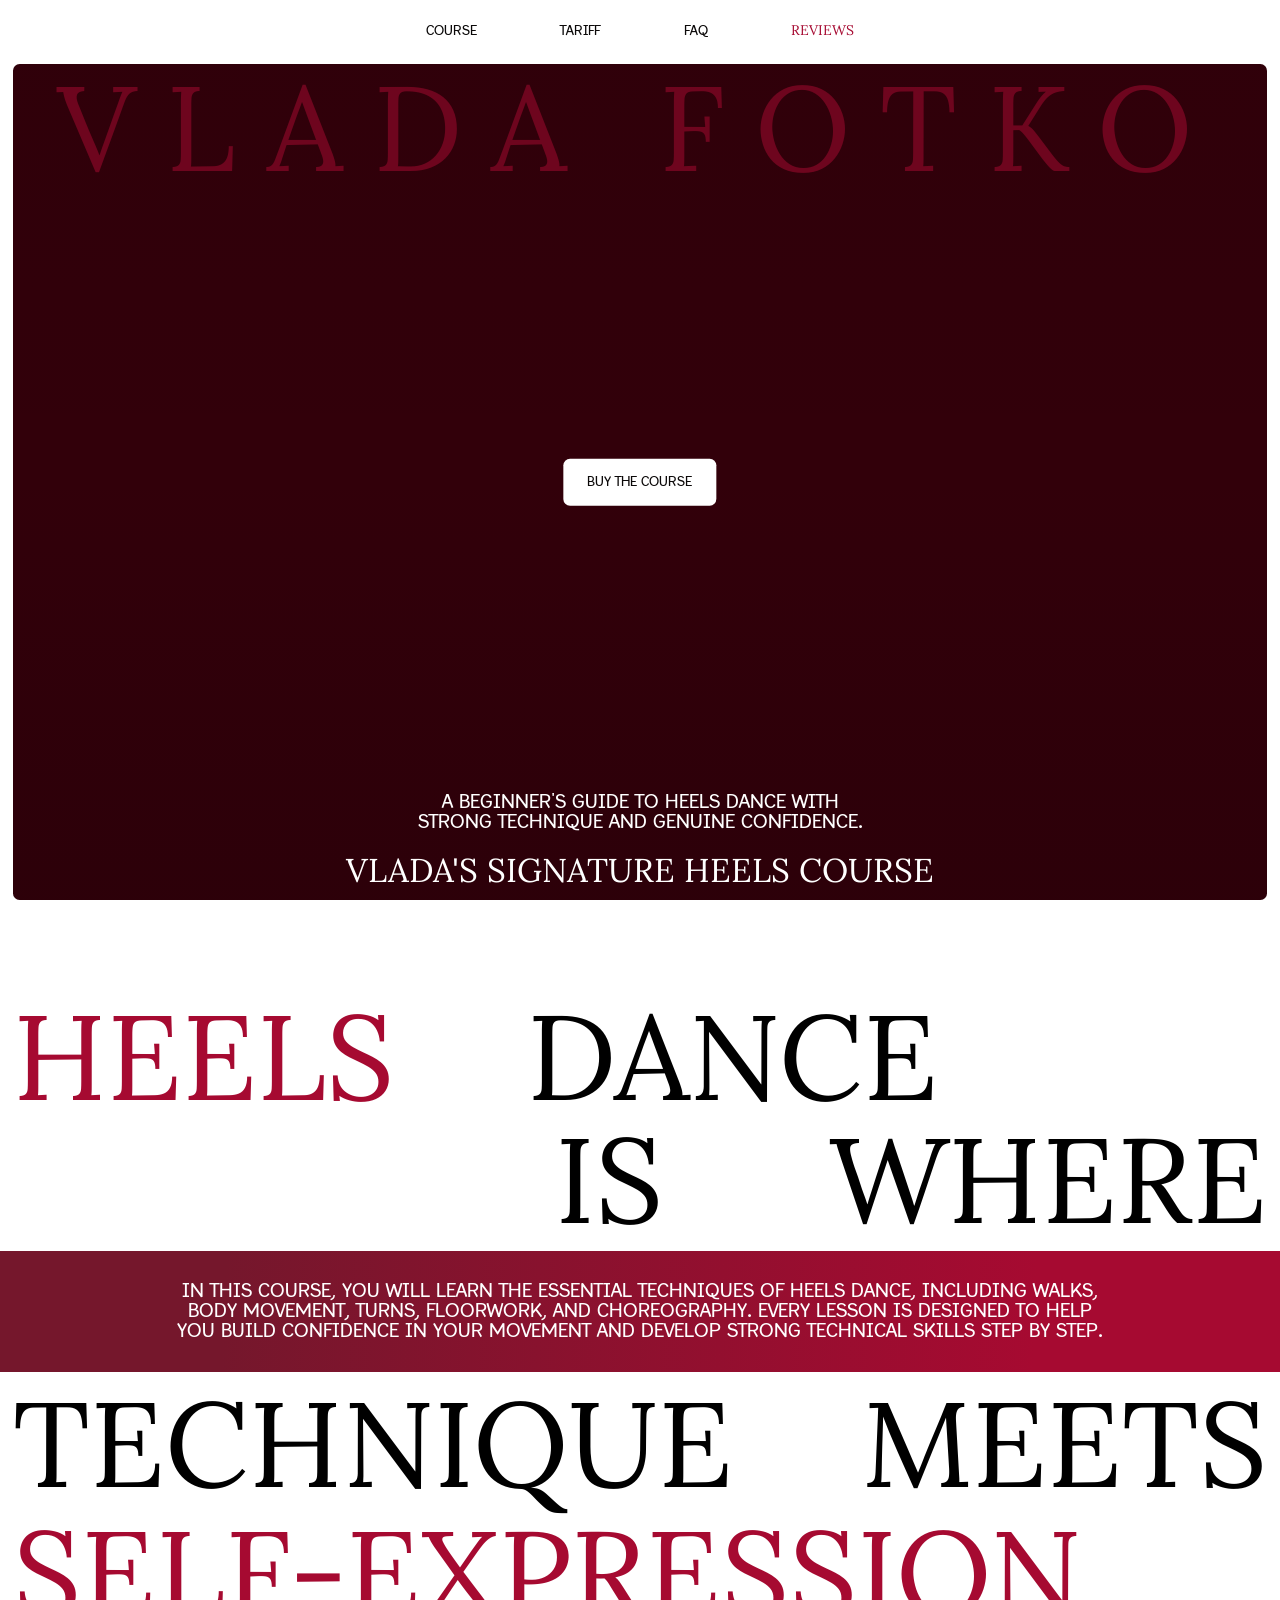
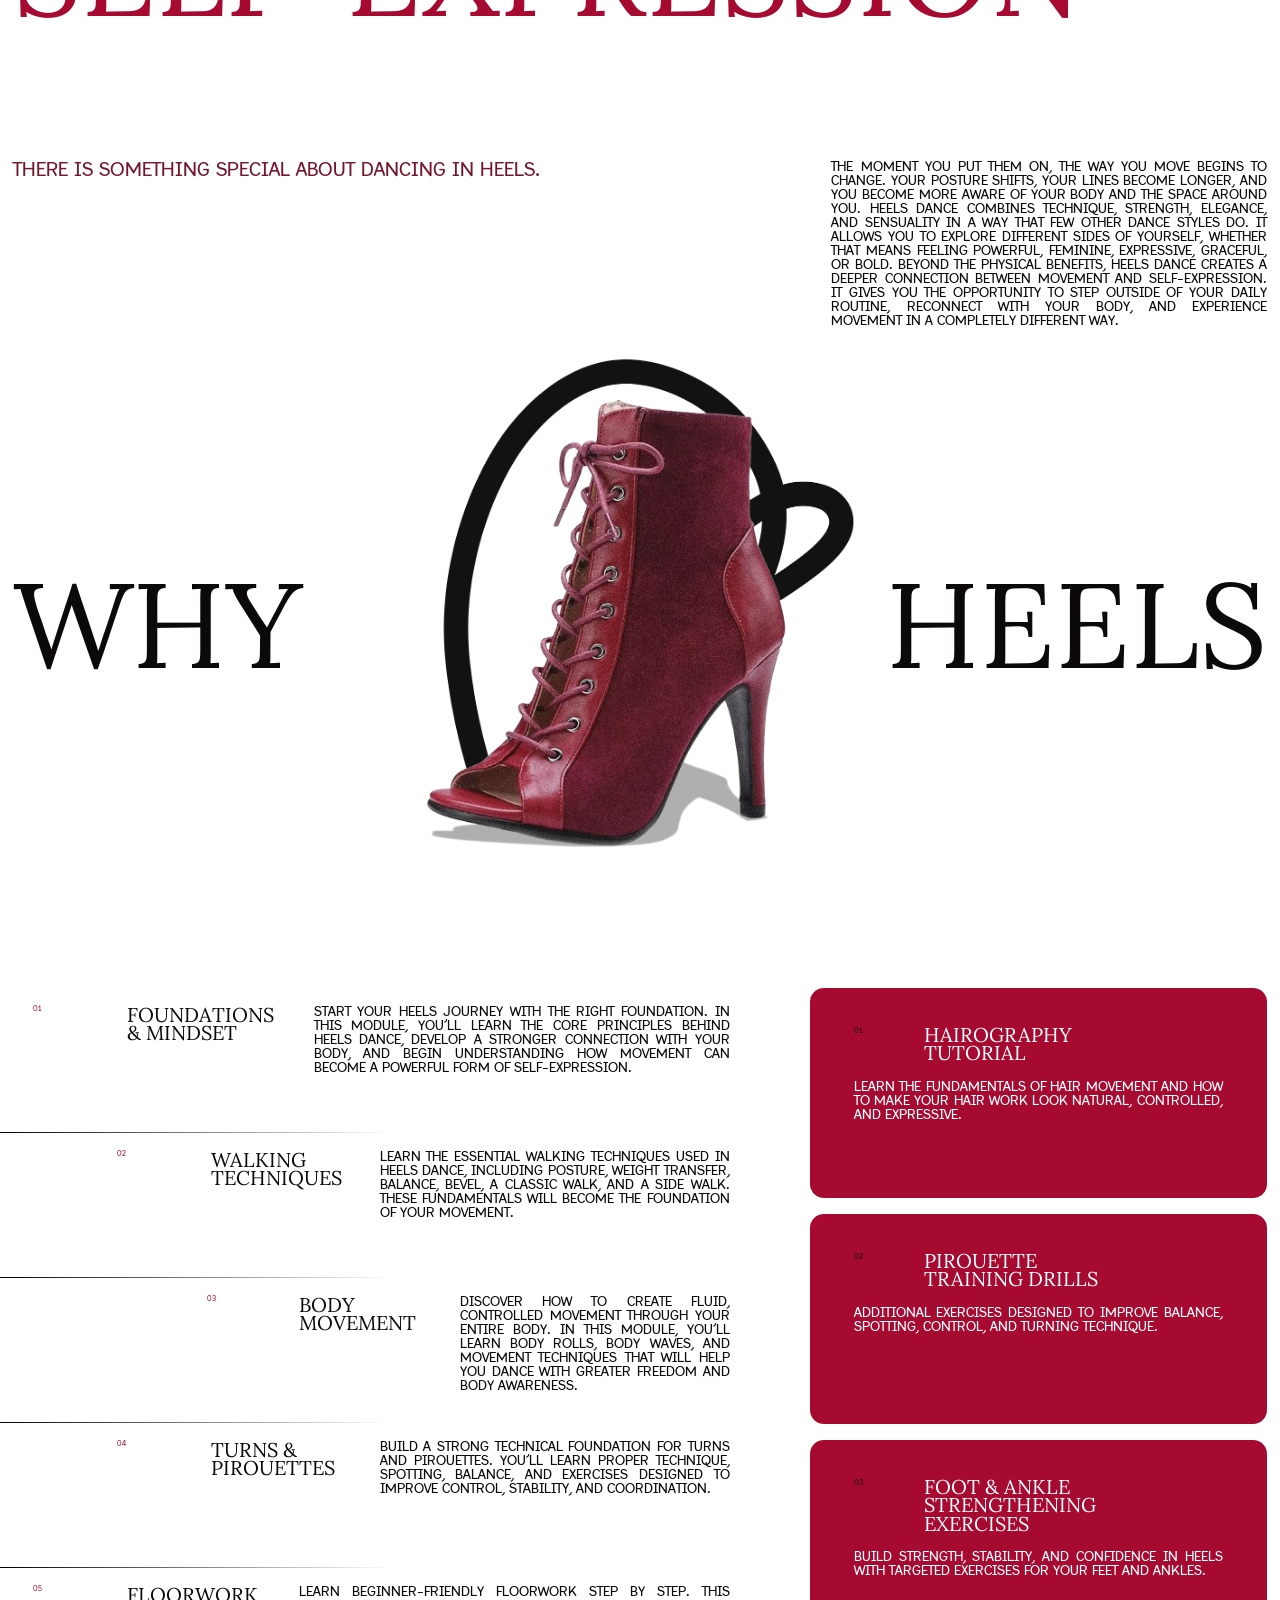
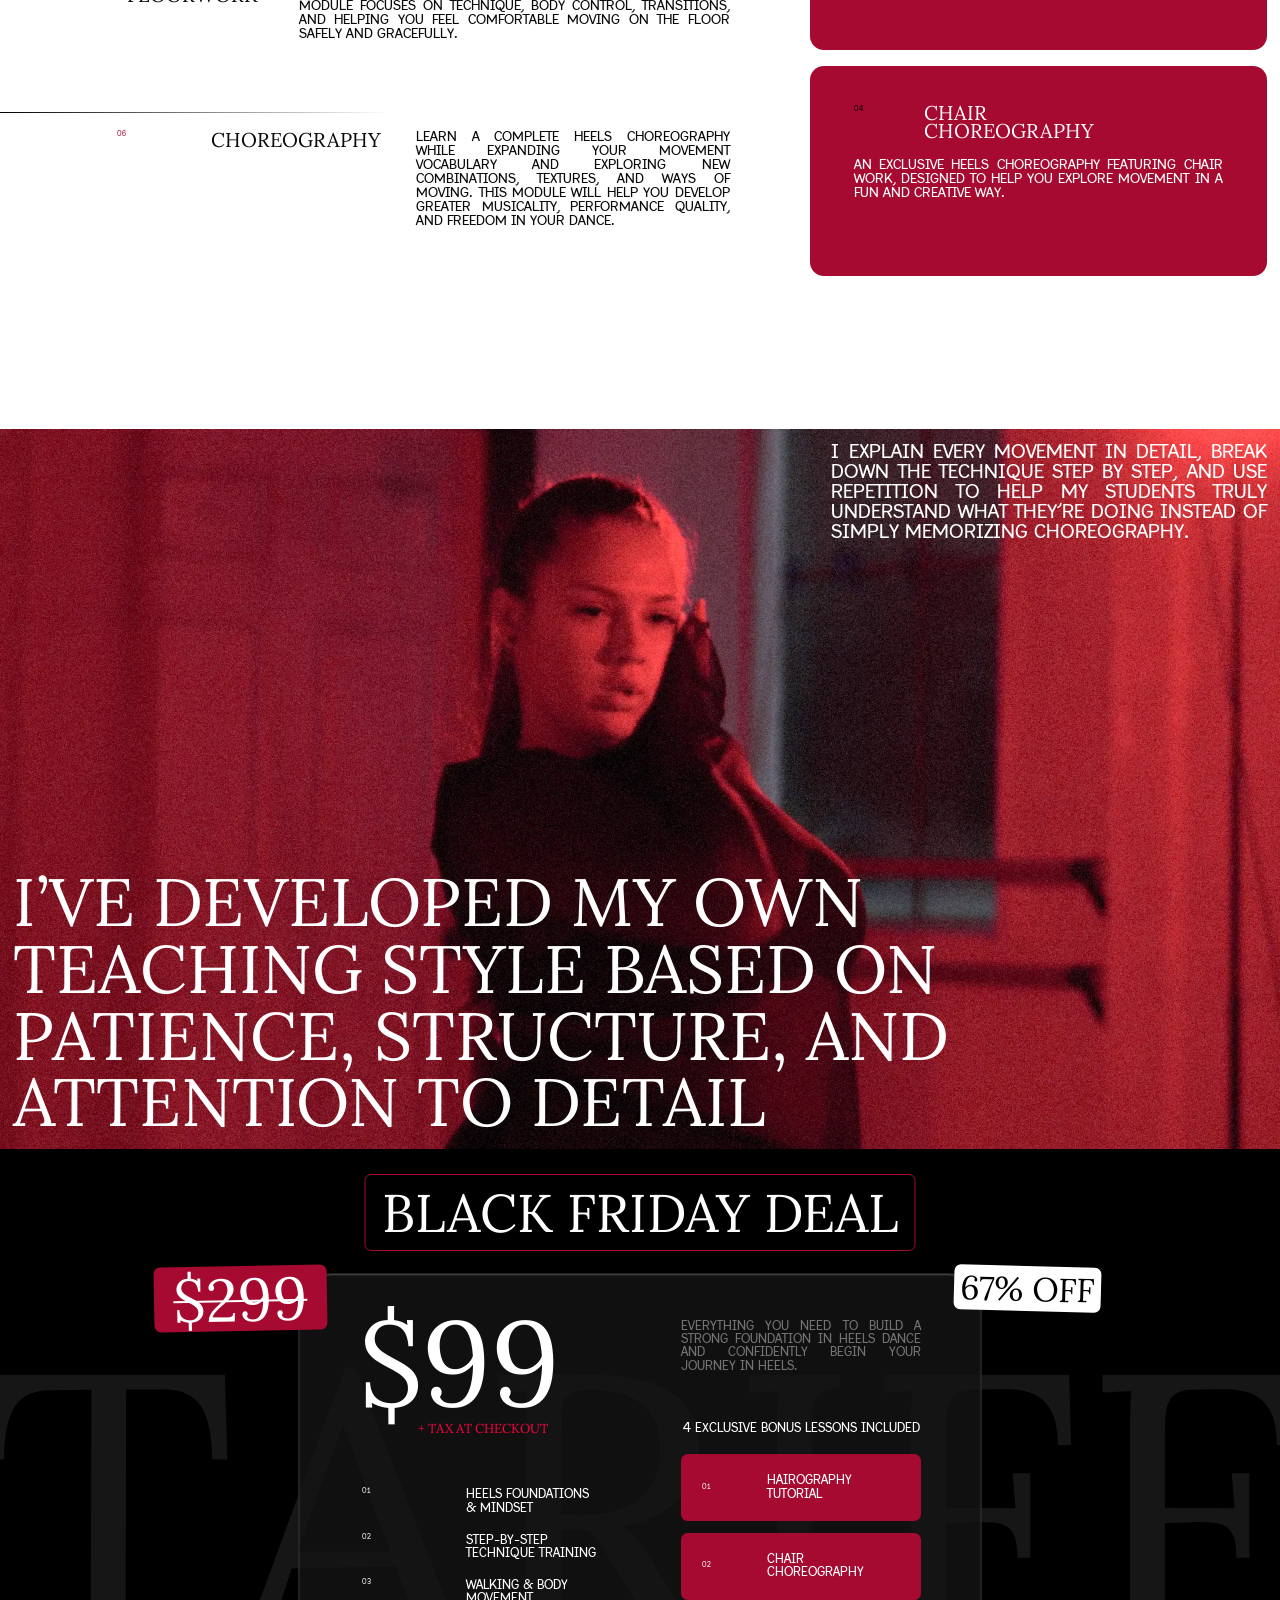
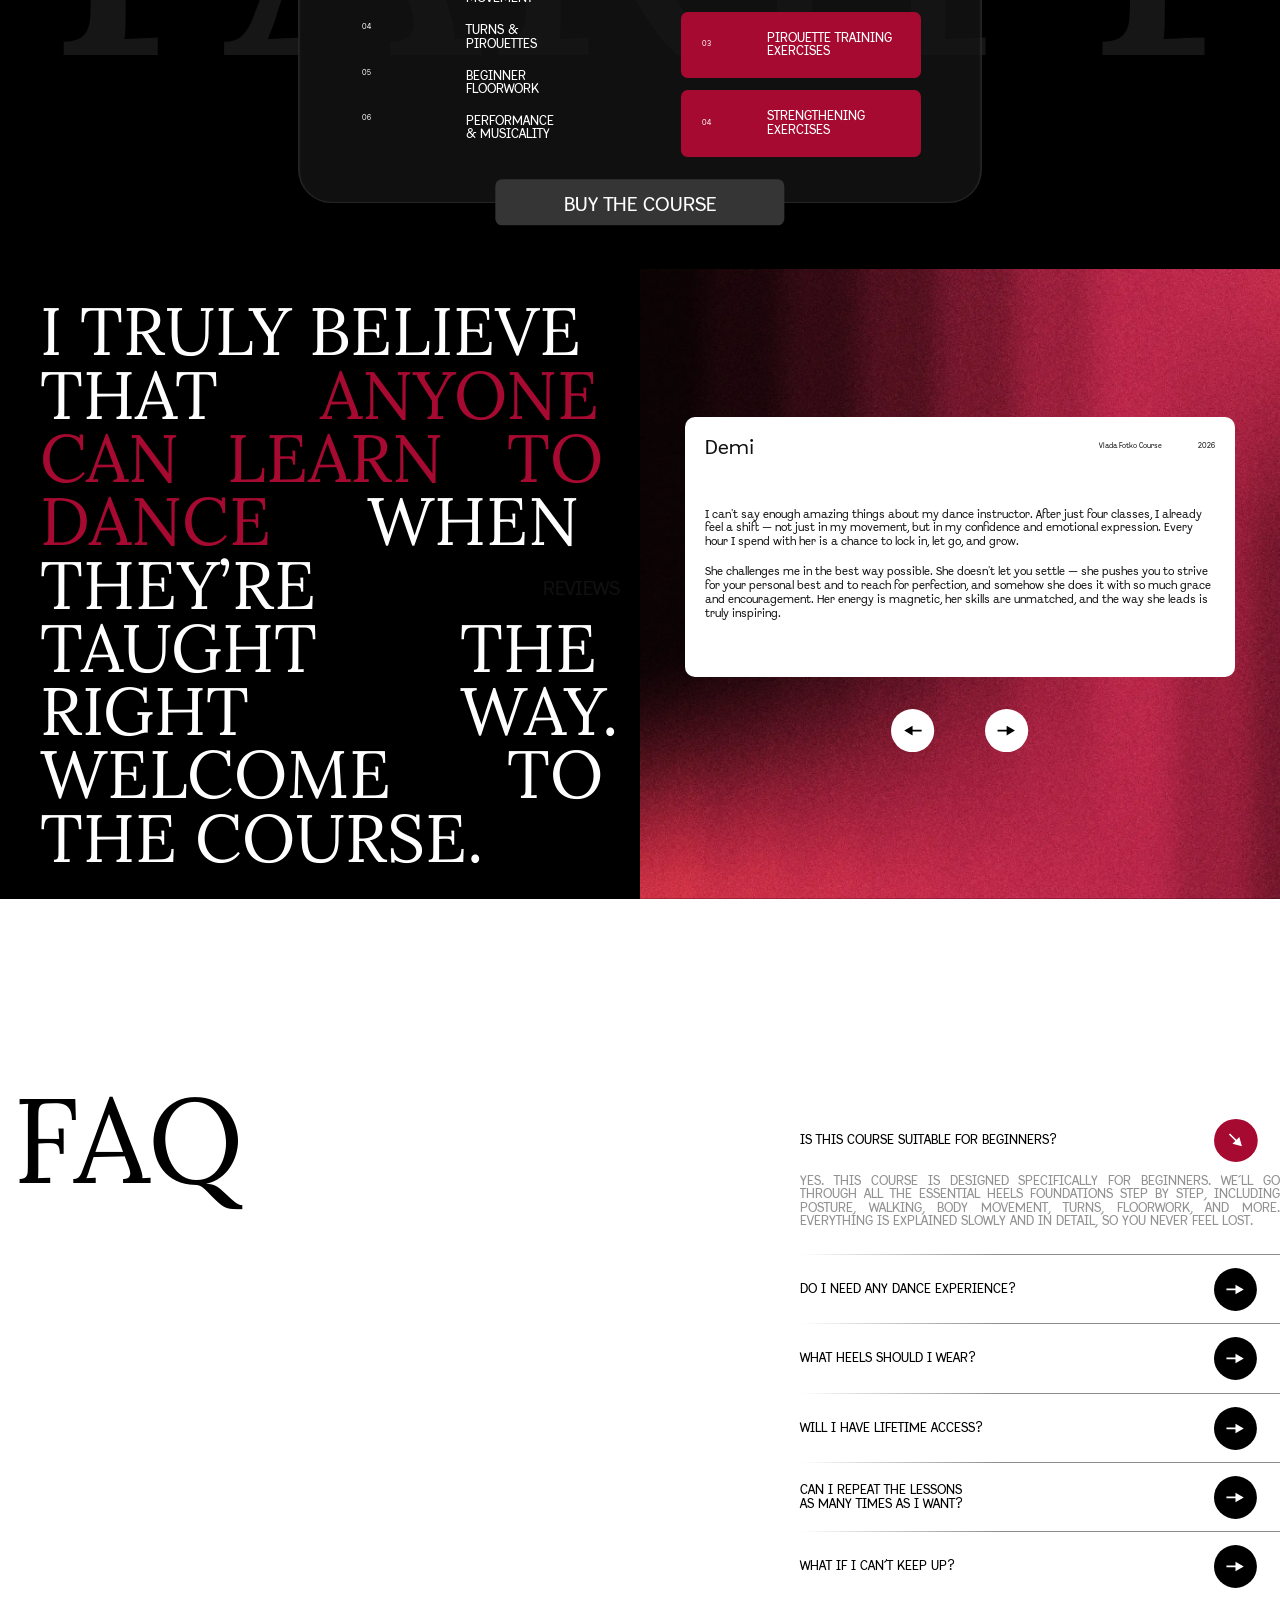
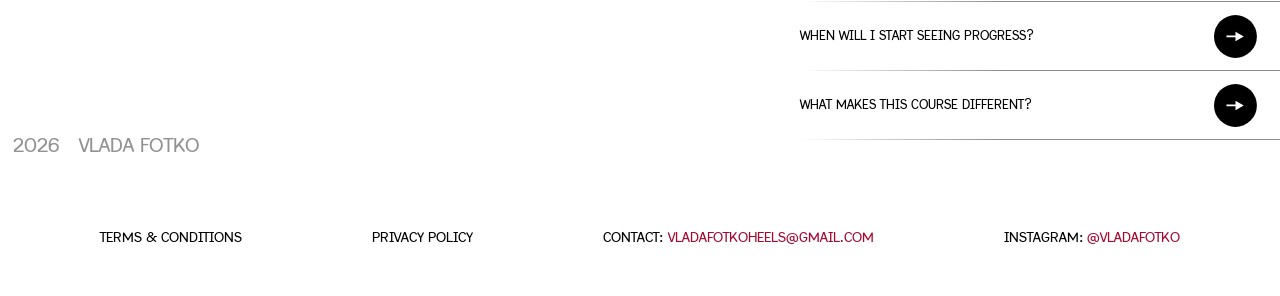
<file: index.html>
<!DOCTYPE html>
<html lang="en">
<head>
    <meta charset="UTF-8">
    <meta name="viewport" content="width=device-width, initial-scale=1.0">
    <meta name="description" content="Vlada Fotko's signature heels course — technique, confidence and choreography.">
    <title>Vlada Fotko — Signature Heels Course</title>
    <link rel="stylesheet" href="./css/style.css">

<script>
    !function(f,b,e,v,n,t,s)
    {if(f.fbq)return;n=f.fbq=function(){n.callMethod?
    n.callMethod.apply(n,arguments):n.queue.push(arguments)};
    if(!f._fbq)f._fbq=n;n.push=n;n.loaded=!0;n.version='2.0';
    n.queue=[];t=b.createElement(e);t.async=!0;
    t.src=v;s=b.getElementsByTagName(e)[0];
    s.parentNode.insertBefore(t,s)}(window, document,'script',
    'https://connect.facebook.net/en_US/fbevents.js');
    fbq('init', '4432809280325529');
    fbq('track', 'PageView');
    </script>
    <noscript><img height="1" width="1" style="display:none"
    src="https://www.facebook.com/tr?id=4432809280325529&ev=PageView&noscript=1"
    /></noscript>

</head>
<body>
    <main class="site-main">
        <div class="hero-screen">
            <header class="site-header" aria-label="Primary navigation">
                <nav class="site-nav">
                    <a href="#foundations">Course</a>
                    <a href="#tariff">Tariff</a>
                    <a href="#faq">FAQ</a>
                    <a class="site-nav__reviews" href="#reviews">Reviews</a>
                </nav>
            </header>

            <section class="hero" id="course" aria-labelledby="hero-title">
                <video
                    class="hero__video"
                    autoplay
                    muted
                    loop
                    playsinline
                    preload="auto"
                    aria-hidden="true"
                >
                    <source src="./assets/hero-bg.mp4" type="video/mp4">
                </video>

                <div class="hero__shade" aria-hidden="true"></div>
                <p class="hero__name">Vlada Fotko</p>

                <a class="hero__cta" href="#tariff"><span>Buy the course</span></a>

                <div class="hero__copy">
                    <p class="hero__description">
                        A beginner's guide to heels dance with strong technique and genuine confidence.
                    </p>
                    <h1 class="hero__title" id="hero-title">Vlada's Signature Heels Course</h1>
                </div>
            </section>
        </div>

        <section class="course-story content-section" aria-label="About the course">
            <h2 class="statement statement--intro">
                <span class="statement__accent statement__heels">Heels</span>
                <span class="statement__dance">Dance</span>
                <span class="statement__is">is</span>
                <span class="statement__where">where</span>
            </h2>

            <div class="course-summary">
                <p>
                    In this course, you will learn the essential techniques of Heels Dance, including walks, body movement, turns, floorwork, and choreography. Every lesson is designed to help you build confidence in your movement and develop strong technical skills step by step.
                </p>
            </div>

            <h2 class="statement statement--outro">
                <span class="statement__technique">Technique</span>
                <span class="statement__meets">meets</span>
                <span class="statement__accent statement__expression">self-expression</span>
            </h2>
        </section>

        <section class="why-heels content-section" id="why-heels" aria-labelledby="why-heels-title">
            <p class="why-heels__lead">
                There is something special about dancing in heels.
                <span class="why-heels__lead-continuation">The moment you put them on, the way you move begins to change.</span>
            </p>

            <div class="why-heels__text">
                <div class="why-heels__column">
                    <p>
                        <span class="why-heels__desktop-opening">The moment you put them on, the way you move begins to change. </span>Your posture shifts, your lines become longer, and you become more aware of your body and the space around you.
                    </p>
                    <p>
                        Heels Dance combines technique, strength, elegance, and sensuality in a way that few other dance styles do.
                    </p>
                </div>
                <div class="why-heels__column">
                    <p>
                        It allows you to explore different sides of yourself, whether that means feeling powerful, feminine, expressive, graceful, or bold.
                    </p>
                    <p>
                        Beyond the physical benefits, Heels Dance creates a deeper connection between movement and self-expression. It gives you the opportunity to step outside of your daily routine, reconnect with your body, and experience movement in a completely different way.
                    </p>
                </div>
            </div>

            <div class="why-heels__art" aria-hidden="true">
                <img src="./assets/high-heel.webp" alt="">
            </div>

            <h2 class="why-heels__title" id="why-heels-title">
                <span>Why</span>
                <span>Heels</span>
            </h2>

            <p class="why-heels__caption">Why heels?</p>
        </section>

        <section class="course-program content-section" aria-labelledby="course-program-title">
            <h2 class="course-program__eyebrow" id="course-program-title">Inside the course</h2>

            <div class="course-program__layout">
                <ol class="module-list">
                    <li class="module-card" id="foundations">
                        <span class="module-card__number">01</span>
                        <h3>Foundations<br>&amp; Mindset</h3>
                        <p>Start your heels journey with the right foundation. In this module, you’ll learn the core principles behind heels dance, develop a stronger connection with your body, and begin understanding how movement can become a powerful form of self-expression.</p>
                    </li>
                    <li class="module-card">
                        <span class="module-card__number">02</span>
                        <h3>Walking<br>Techniques</h3>
                        <p>Learn the essential walking techniques used in Heels Dance, including posture, weight transfer, balance, bevel, a classic walk, and a side walk. These fundamentals will become the foundation of your movement.</p>
                    </li>
                    <li class="module-card">
                        <span class="module-card__number">03</span>
                        <h3>Body<br>Movement</h3>
                        <p>Discover how to create fluid, controlled movement through your entire body. In this module, you’ll learn body rolls, body waves, and movement techniques that will help you dance with greater freedom and body awareness.</p>
                    </li>
                    <li class="module-card">
                        <span class="module-card__number">04</span>
                        <h3>Turns &amp;<br>Pirouettes</h3>
                        <p>Build a strong technical foundation for turns and pirouettes. You’ll learn proper technique, spotting, balance, and exercises designed to improve control, stability, and coordination.</p>
                    </li>
                    <li class="module-card">
                        <span class="module-card__number">05</span>
                        <h3>Floorwork</h3>
                        <p>Learn beginner-friendly floorwork step by step. This module focuses on technique, body control, transitions, and helping you feel comfortable moving on the floor safely and gracefully.</p>
                    </li>
                    <li class="module-card">
                        <span class="module-card__number">06</span>
                        <h3>Choreography</h3>
                        <p>Learn a complete heels choreography while expanding your movement vocabulary and exploring new combinations, textures, and ways of moving. This module will help you develop greater musicality, performance quality, and freedom in your dance.</p>
                    </li>
                </ol>

                <aside class="bonus-lessons" aria-labelledby="bonus-lessons-title">
                    <h3 class="bonus-lessons__title" id="bonus-lessons-title">4 Exclusive Bonus<br>Lessons Included</h3>
                    <ol class="bonus-list">
                        <li class="bonus-card">
                            <span class="bonus-card__number">01</span>
                            <h4>Hairography<br>Tutorial</h4>
                            <p>Learn the fundamentals of hair movement and how to make your hair work look natural, controlled, and expressive.</p>
                        </li>
                        <li class="bonus-card">
                            <span class="bonus-card__number">02</span>
                            <h4>Pirouette<br>Training Drills</h4>
                            <p>Additional exercises designed to improve balance, spotting, control, and turning technique.</p>
                        </li>
                        <li class="bonus-card">
                            <span class="bonus-card__number">03</span>
                            <h4>Foot &amp; Ankle<br>Strengthening<br>Exercises</h4>
                            <p>Build strength, stability, and confidence in heels with targeted exercises for your feet and ankles.</p>
                        </li>
                        <li class="bonus-card">
                            <span class="bonus-card__number">04</span>
                            <h4>Chair<br>Choreography</h4>
                            <p>An exclusive heels choreography featuring chair work, designed to help you explore movement in a fun and creative way.</p>
                        </li>
                    </ol>
                </aside>
            </div>
        </section>

        <section class="teaching-style content-section" aria-labelledby="teaching-style-title">
            <img class="teaching-style__background" src="./assets/price-bg.webp" alt="" aria-hidden="true">

            <p class="teaching-style__description">
                I explain every movement in detail, break down the technique step by step, and use repetition to help my students truly understand what they’re doing instead of simply memorizing choreography.
            </p>

            <h2 class="teaching-style__title" id="teaching-style-title">
                I’ve developed my own teaching style based on patience, structure, and attention to detail
            </h2>
        </section>

        <section class="sales-section content-section" aria-label="Course price and reviews">
            <div class="offer" id="tariff" aria-labelledby="black-friday-title">
                <h2 class="offer__title" id="black-friday-title">Black Friday Deal</h2>
                <p class="offer__backdrop" aria-hidden="true">Tariff</p>

                <div class="offer-card">
                    <p class="offer-card__old-price"><del>$299</del></p>
                    <p class="offer-card__discount">67% OFF</p>
                    <p class="offer-card__tax">+ tax at checkout</p>
                    <p class="offer-card__price">$99</p>
                    <p class="offer-card__intro">Everything you need to build a strong foundation in heels dance and confidently begin your journey in heels.</p>

                    <ol class="offer-modules">
                        <li><span>01</span><p>Heels Foundations<br>&amp; Mindset</p></li>
                        <li><span>02</span><p>Step-by-step<br>Technique Training</p></li>
                        <li><span>03</span><p>Walking &amp; Body<br>Movement</p></li>
                        <li><span>04</span><p>Turns &amp;<br>Pirouettes</p></li>
                        <li><span>05</span><p>Beginner<br>Floorwork</p></li>
                        <li><span>06</span><p>Performance<br>&amp; Musicality</p></li>
                    </ol>

                    <div class="offer-bonuses">
                        <p class="offer-bonuses__label">4 Exclusive Bonus Lessons Included</p>
                        <ol>
                            <li><span>01</span><p>Hairography<br>Tutorial</p></li>
                            <li><span>02</span><p>Chair<br>Choreography</p></li>
                            <li><span>03</span><p>Pirouette Training<br>Exercises</p></li>
                            <li><span>04</span><p>Strengthening<br>Exercises</p></li>
                        </ol>
                    </div>

                    <a class="offer-card__cta" href="https://vladafotkodance.kwiga.com/o/3GcrIi6p9zum"><span>Buy the course</span></a>
                </div>
            </div>

            <div class="reviews" id="reviews">
                <div class="reviews__message">
                    <h2>
                        <span class="message-word message-word--believe">I truly believe</span>
                        <span class="message-word message-word--that">that</span>
                        <span class="message-word message-word--anyone is-accent">anyone</span>
                        <span class="message-word message-word--can is-accent">can</span>
                        <span class="message-word message-word--learn is-accent">learn</span>
                        <span class="message-word message-word--to-red is-accent">to</span>
                        <span class="message-word message-word--dance is-accent">dance</span>
                        <span class="message-word message-word--when">when</span>
                        <span class="message-word message-word--theyre">they’re</span>
                        <span class="message-word message-word--taught">taught</span>
                        <span class="message-word message-word--the">the</span>
                        <span class="message-word message-word--right">right</span>
                        <span class="message-word message-word--way">way.</span>
                        <span class="message-word message-word--welcome">welcome</span>
                        <span class="message-word message-word--to">to</span>
                        <span class="message-word message-word--course">the course.</span>
                    </h2>
                    <p>Reviews</p>
                </div>

                <div class="reviews__slider">
                    <div class="reviews__track" aria-live="polite">
                        <article class="review-card is-active">
                            <header>
                                <h3>Demi</h3>
                                <p>Vlada Fotko Course</p>
                                <time datetime="2026">2026</time>
                            </header>
                            <div class="review-card__body">
                                <p>I can't say enough amazing things about my dance instructor. After just four classes, I already feel a shift — not just in my movement, but in my confidence and emotional expression. Every hour I spend with her is a chance to lock in, let go, and grow.</p>
                                <p>She challenges me in the best way possible. She doesn't let you settle — she pushes you to strive for your personal best and to reach for perfection, and somehow she does it with so much grace and encouragement. Her energy is magnetic, her skills are unmatched, and the way she leads is truly inspiring.</p>
                            </div>
                        </article>

                        <article class="review-card review-card--video" hidden>
                            <header>
                                <h3>Daria</h3>
                                <p>Vlada Fotko Course</p>
                                <time datetime="2026">2026</time>
                            </header>
                            <div class="review-card__body">
                                <video class="review-card__video" controls playsinline preload="metadata">
                                    <source src="./assets/review-video.mp4" type="video/mp4">
                                </video>
                            </div>
                        </article>

                        <article class="review-card" hidden>
                            <header>
                                <h3>Ellie</h3>
                                <p>Vlada Fotko Course</p>
                                <time datetime="2026">2026</time>
                            </header>
                            <div class="review-card__body">
                                <p>Taking your dance classes has genuinely changed my life. You created a space where I felt safe to explore my sensuality, reconnect with my body, and move with intention and confidence. Every class felt like a healing ritual, where sweat, sexiness, and movement melted away old shame and self-doubt. You didn't just teach me choreography, you taught me how to take up space unapologetically, how to see my curves as powerful, and how to fall in love with myself again. I'm forever grateful for you, Vlada!</p>
                            </div>
                        </article>

                        <article class="review-card review-card--video" hidden>
                            <header>
                                <h3>Maryna</h3>
                                <p>Vlada Fotko Course</p>
                                <time datetime="2026">2026</time>
                            </header>
                            <div class="review-card__body">
                                <video class="review-card__video" controls playsinline preload="metadata">
                                    <source src="./assets/review-video-second.mp4" type="video/mp4">
                                </video>
                            </div>
                        </article>

                        <article class="review-card" hidden>
                            <header>
                                <h3>Natalia</h3>
                                <p>Vlada Fotko Course</p>
                                <time datetime="2026">2026</time>
                            </header>
                            <div class="review-card__body">
                                <p>I am very grateful for you, Vlada. You are an amazing teacher. I just wanted to tell you this. Maybe for someone dancing is easier, but for me, it was so psychological that looking in that mirror terrified me. I can tell by the last videos how my attitude changed, because I started smiling in those videos even with all my fuck ups. I will never take for granted how much you push me out of my comfort zone and that way I am allowing people to see the other side of me. I will see you soon.</p>
                            </div>
                        </article>

                        <article class="review-card" hidden>
                            <header>
                                <h3>Alexandra</h3>
                                <p>Vlada Fotko Course</p>
                                <time datetime="2026">2026</time>
                            </header>
                            <div class="review-card__body">
                                <p>Dancing with Vlada has been a total game changer! Her combos are the perfect mix of power and sensuality, and her musicality is just next-level. She pushes you to grow while also making sure you feel supported every step of the way.</p>
                                <p>Since taking her classes, my confidence, technique, and presence have grown so much. It's not just about dance—it's about reconnecting with your body, owning your space, and feeling sexy as hell. Every class feels like a reset and a celebration. So grateful for you, Vlada!</p>
                            </div>
                        </article>

                        <article class="review-card" hidden>
                            <header>
                                <h3>Jen</h3>
                                <p>Vlada Fotko Course</p>
                                <time datetime="2026">2026</time>
                            </header>
                            <div class="review-card__body">
                                <p>Working with Vlada has been nothing short of transformative. I didn't start dancing with the goal of becoming a phenomenal dancer—though that would certainly be a beautiful byproduct. I started because I wanted to build confidence and reconnect with a part of myself I had lost touch with: my sensuality.</p>
                                <p>When I first began, I struggled to even look at myself in the mirror. The years had flown by, and somewhere along the way, I became someone I barely recognized. But through Vlada's classes, I started to rediscover that woman—slowly, powerfully, and with grace.</p>
                            </div>
                        </article>

                        <article class="review-card review-card--long" hidden>
                            <header>
                                <h3>Suzie</h3>
                                <p>Vlada Fotko Course</p>
                                <time datetime="2026">2026</time>
                            </header>
                            <div class="review-card__body">
                                <p>Vlada is genuinely the sweetest soul. Her class has been such an amazing experience for me. I was honestly a little nervous at first because I didn't know how much individual care or attention I'd get being a beginner and starting from scratch, but she really goes all in.</p>
                                <p>She doesn't just teach choreography, she actually teaches technique and pours confidence into you at the same time. She speaks life into me, makes me look myself in the eyes and say affirmations, and has genuinely given me a level of confidence and self-perception I don't think I would've stumbled upon on my own.</p>
                                <p>She encourages me constantly, creates such a safe and empowering environment, and has helped me feel so much more confident, feminine, and sexy in my own body.</p>
                            </div>
                        </article>
                    </div>

                    <div class="reviews__controls" aria-label="Review navigation">
                        <button type="button" aria-label="Previous review">
                            <svg viewBox="0 0 65 65" fill="none" xmlns="http://www.w3.org/2000/svg" aria-hidden="true">
                                <ellipse cx="32.4209" cy="32.4213" rx="32.4209" ry="32.4213" fill="white"/>
                                <path d="M19.8643 32.4214L32.3643 25.2045L32.3643 39.6383L19.8643 32.4214ZM46 32.4214L46 33.6714L31.1143 33.6714L31.1143 32.4214L31.1143 31.1714L46 31.1714L46 32.4214Z" fill="black"/>
                            </svg>
                        </button>
                        <button type="button" aria-label="Next review">
                            <svg viewBox="0 0 65 65" fill="none" xmlns="http://www.w3.org/2000/svg" aria-hidden="true">
                                <ellipse cx="32.4209" cy="32.4213" rx="32.4209" ry="32.4213" transform="rotate(-180 32.4209 32.4213)" fill="white"/>
                                <path d="M44.9775 32.4212L32.4775 39.638L32.4775 25.2043L44.9775 32.4212ZM18.8418 32.4211L18.8418 31.1711L33.7275 31.1712L33.7275 32.4212L33.7275 33.6712L18.8418 33.6711L18.8418 32.4211Z" fill="black"/>
                            </svg>
                        </button>
                    </div>
                </div>
            </div>
        </section>

        <section class="faq-section content-section" id="faq" aria-labelledby="faq-title">
            <h2 class="faq-section__title" id="faq-title">FAQ</h2>
            <p class="faq-section__meta"><span>2026</span><span>Vlada Fotko</span></p>

            <div class="faq-list">
                <article class="faq-item is-open">
                    <h3>
                        <button class="faq-item__trigger" type="button" aria-expanded="true" aria-controls="faq-answer-1">
                            <span>Is this course suitable for beginners?</span>
                            <span class="faq-item__icon" aria-hidden="true"></span>
                        </button>
                    </h3>
                    <div class="faq-item__answer" id="faq-answer-1" aria-hidden="false">
                        <p>Yes. This course is designed specifically for beginners. We’ll go through all the essential Heels foundations step by step, including posture, walking, body movement, turns, floorwork, and more. Everything is explained slowly and in detail, so you never feel lost.</p>
                    </div>
                </article>

                <article class="faq-item">
                    <h3>
                        <button class="faq-item__trigger" type="button" aria-expanded="false" aria-controls="faq-answer-2">
                            <span>Do I need any dance experience?</span>
                            <span class="faq-item__icon" aria-hidden="true"></span>
                        </button>
                    </h3>
                    <div class="faq-item__answer" id="faq-answer-2" aria-hidden="true" inert>
                        <p>No previous dance experience is required. The course starts with the fundamentals and gives you time to understand each movement before moving forward.</p>
                    </div>
                </article>

                <article class="faq-item">
                    <h3>
                        <button class="faq-item__trigger" type="button" aria-expanded="false" aria-controls="faq-answer-3">
                            <span>What heels should I wear?</span>
                            <span class="faq-item__icon" aria-hidden="true"></span>
                        </button>
                    </h3>
                    <div class="faq-item__answer" id="faq-answer-3" aria-hidden="true" inert>
                        <p>I recommend 4-inch, open-toe, street sole heels dance shoes with ankle support. I’ll also provide a <a href="https://amzn.to/4f0xYzU" target="_blank" rel="noopener noreferrer">recommended shoe example</a> to help you choose the right pair.</p>
                    </div>
                </article>

                <article class="faq-item">
                    <h3>
                        <button class="faq-item__trigger" type="button" aria-expanded="false" aria-controls="faq-answer-4">
                            <span>Will I have lifetime access?</span>
                            <span class="faq-item__icon" aria-hidden="true"></span>
                        </button>
                    </h3>
                    <div class="faq-item__answer" id="faq-answer-4" aria-hidden="true" inert>
                        <p>Yes. Once you purchase the course, you can return to the lessons whenever you want and continue learning at your own pace.</p>
                    </div>
                </article>

                <article class="faq-item">
                    <h3>
                        <button class="faq-item__trigger" type="button" aria-expanded="false" aria-controls="faq-answer-5">
                            <span>Can I repeat the lessons<br>as many times as I want?</span>
                            <span class="faq-item__icon" aria-hidden="true"></span>
                        </button>
                    </h3>
                    <div class="faq-item__answer" id="faq-answer-5" aria-hidden="true" inert>
                        <p>Absolutely. Repetition is an important part of the training, and every lesson can be replayed as many times as you need.</p>
                    </div>
                </article>

                <article class="faq-item">
                    <h3>
                        <button class="faq-item__trigger" type="button" aria-expanded="false" aria-controls="faq-answer-6">
                            <span>What if I can’t keep up?</span>
                            <span class="faq-item__icon" aria-hidden="true"></span>
                        </button>
                    </h3>
                    <div class="faq-item__answer" id="faq-answer-6" aria-hidden="true" inert>
                        <p>You can pause, rewind, and repeat every part of the lesson. Take your time and move forward only when you feel ready.</p>
                    </div>
                </article>

                <article class="faq-item">
                    <h3>
                        <button class="faq-item__trigger" type="button" aria-expanded="false" aria-controls="faq-answer-7">
                            <span>When will I start seeing progress?</span>
                            <span class="faq-item__icon" aria-hidden="true"></span>
                        </button>
                    </h3>
                    <div class="faq-item__answer" id="faq-answer-7" aria-hidden="true" inert>
                        <p>Progress is individual, but consistent practice will help you feel stronger, more coordinated, and more confident from lesson to lesson.</p>
                    </div>
                </article>

                <article class="faq-item">
                    <h3>
                        <button class="faq-item__trigger" type="button" aria-expanded="false" aria-controls="faq-answer-8">
                            <span>What makes this course different?</span>
                            <span class="faq-item__icon" aria-hidden="true"></span>
                        </button>
                    </h3>
                    <div class="faq-item__answer" id="faq-answer-8" aria-hidden="true" inert>
                        <p>Every movement is broken down in detail, with a strong focus on technique, structure, and repetition rather than simply memorizing choreography.</p>
                    </div>
                </article>
            </div>
        </section>
    </main>

    <footer class="site-footer">
        <div class="site-footer__inner">
            <a class="site-footer__legal-link" href="./terms.html">Terms &amp; Conditions</a>
            <a class="site-footer__legal-link" href="./privacy.html">Privacy Policy</a>
            <a class="site-footer__contact" href="mailto:vladafotkoheels@gmail.com">
                <span class="site-footer__label">Contact:</span>
                <span>vladafotkoheels@gmail.com</span>
            </a>
            <a class="site-footer__instagram" href="https://www.instagram.com/vladafotko/" target="_blank" rel="noopener noreferrer">
                <span class="site-footer__label">Instagram:</span>
                <span>@vladafotko</span>
            </a>
        </div>
    </footer>

    <script src="./js/script.js"></script>
</body>
</html>
</file>
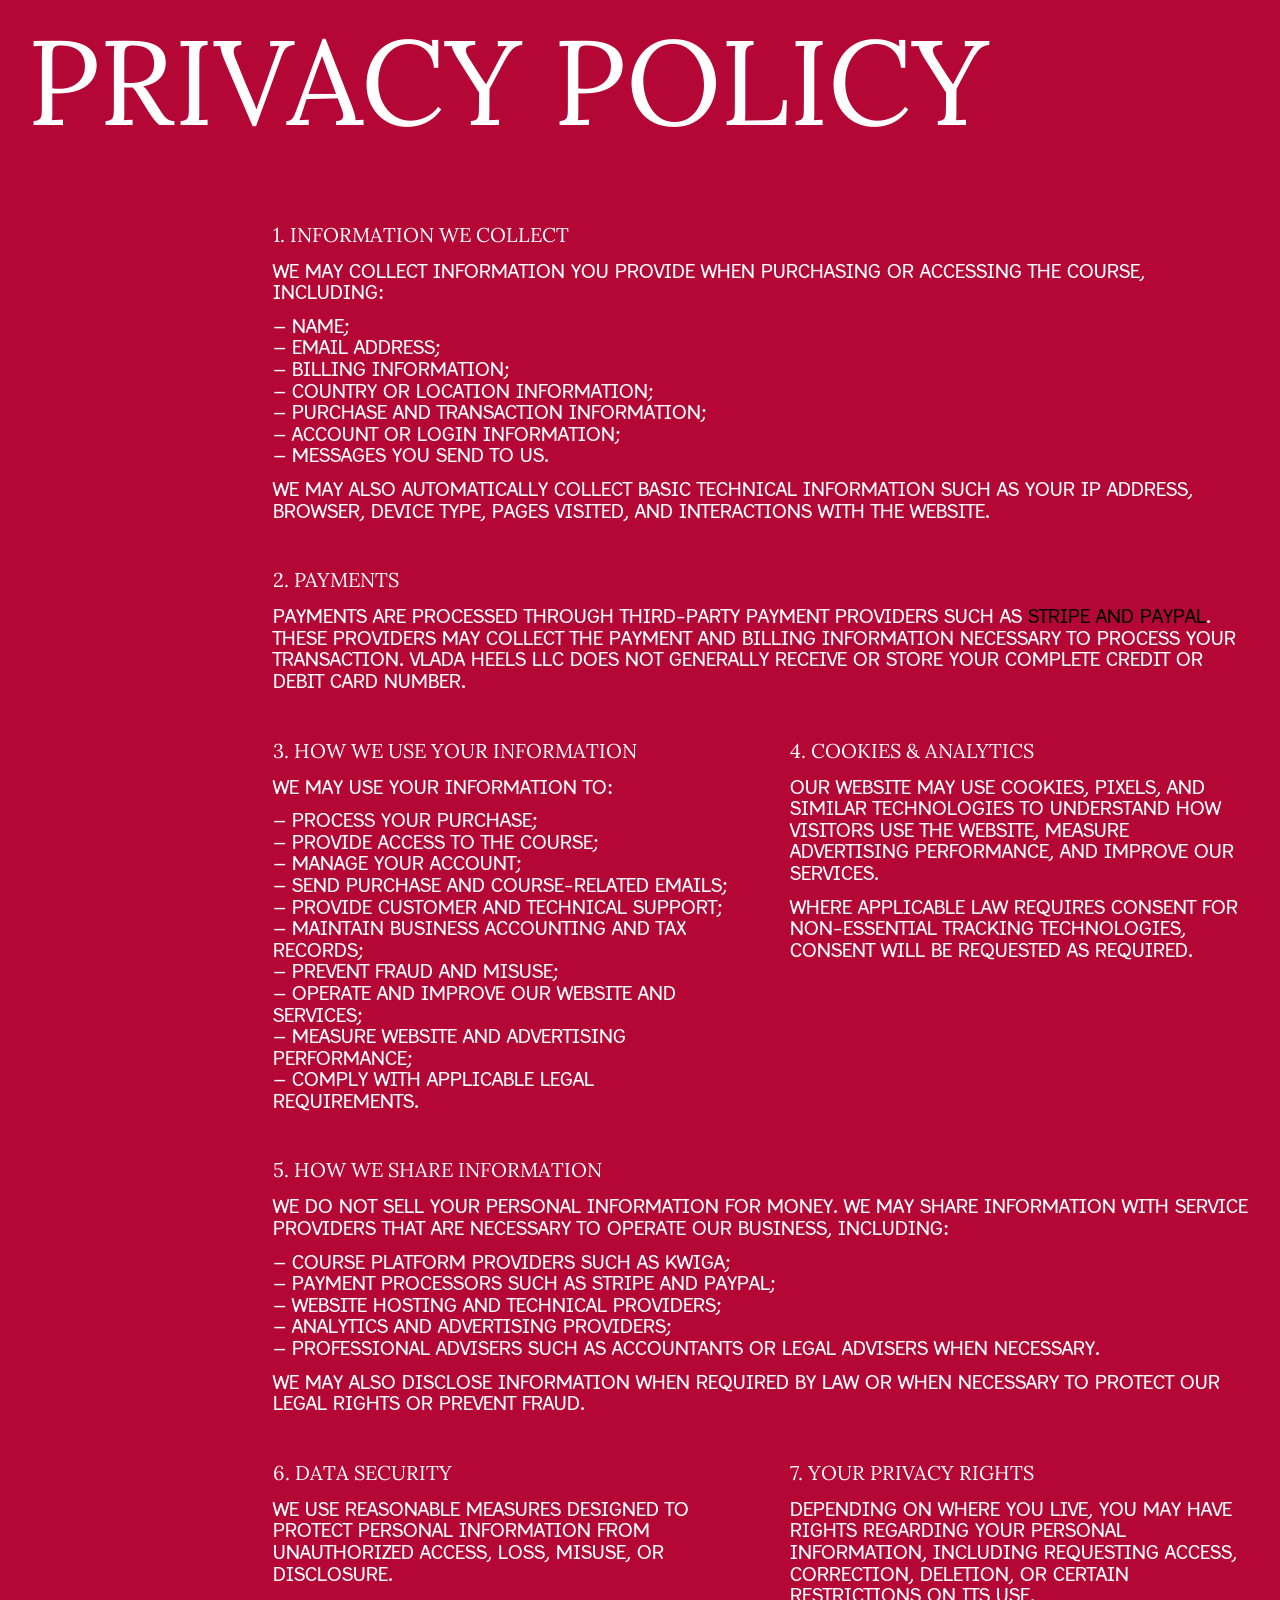
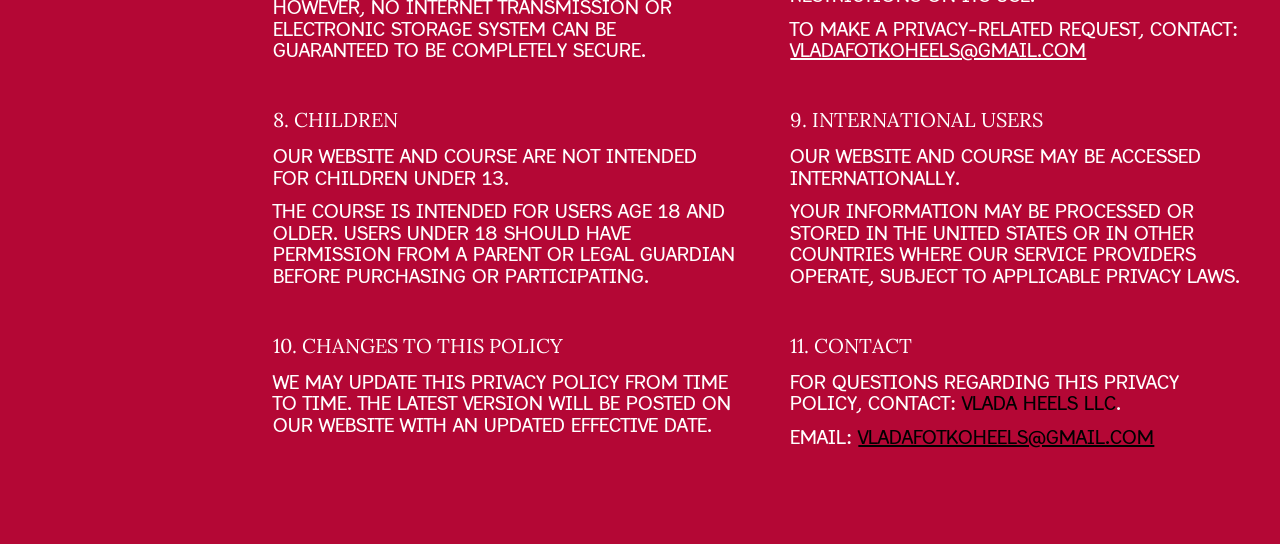
<file: privacy.html>
<!DOCTYPE html>
<html lang="en">
<head>
    <meta charset="UTF-8">
    <meta name="viewport" content="width=device-width, initial-scale=1.0">
    <meta name="description" content="Privacy Policy for Vlada Fotko Signature Heels Course">
    <title>Privacy Policy — Vlada Fotko</title>
    <link rel="stylesheet" href="./css/legal.css">
</head>
<body>
    <main class="legal-page">
        <h1 class="legal-page__title legal-page__title--wide">Privacy Policy</h1>

        <div class="legal-page__content legal-page__content--columns">
            <section class="legal-section legal-section--full">
                <h2>1. Information We Collect</h2>
                <p>We may collect information you provide when purchasing or accessing the course, including:</p>
                <ul>
                    <li>Name;</li>
                    <li>Email address;</li>
                    <li>Billing information;</li>
                    <li>Country or location information;</li>
                    <li>Purchase and transaction information;</li>
                    <li>Account or login information;</li>
                    <li>Messages you send to us.</li>
                </ul>
                <p>We may also automatically collect basic technical information such as your IP address, browser, device type, pages visited, and interactions with the website.</p>
            </section>

            <section class="legal-section legal-section--full">
                <h2>2. Payments</h2>
                <p>Payments are processed through third-party payment providers such as <span class="legal-highlight">Stripe and PayPal</span>. These providers may collect the payment and billing information necessary to process your transaction. Vlada Heels LLC does not generally receive or store your complete credit or debit card number.</p>
            </section>

            <section class="legal-section">
                <h2>3. How We Use Your Information</h2>
                <p>We may use your information to:</p>
                <ul>
                    <li>Process your purchase;</li>
                    <li>Provide access to the course;</li>
                    <li>Manage your account;</li>
                    <li>Send purchase and course-related emails;</li>
                    <li>Provide customer and technical support;</li>
                    <li>Maintain business accounting and tax records;</li>
                    <li>Prevent fraud and misuse;</li>
                    <li>Operate and improve our website and services;</li>
                    <li>Measure website and advertising performance;</li>
                    <li>Comply with applicable legal requirements.</li>
                </ul>
            </section>

            <section class="legal-section">
                <h2>4. Cookies &amp; Analytics</h2>
                <p>Our website may use cookies, pixels, and similar technologies to understand how visitors use the website, measure advertising performance, and improve our services.</p>
                <p>Where applicable law requires consent for non-essential tracking technologies, consent will be requested as required.</p>
            </section>

            <section class="legal-section legal-section--full">
                <h2>5. How We Share Information</h2>
                <p>We do not sell your personal information for money. We may share information with service providers that are necessary to operate our business, including:</p>
                <ul>
                    <li>Course platform providers such as Kwiga;</li>
                    <li>Payment processors such as Stripe and PayPal;</li>
                    <li>Website hosting and technical providers;</li>
                    <li>Analytics and advertising providers;</li>
                    <li>Professional advisers such as accountants or legal advisers when necessary.</li>
                </ul>
                <p>We may also disclose information when required by law or when necessary to protect our legal rights or prevent fraud.</p>
            </section>

            <section class="legal-section">
                <h2>6. Data Security</h2>
                <p>We use reasonable measures designed to protect personal information from unauthorized access, loss, misuse, or disclosure.</p>
                <p>However, no internet transmission or electronic storage system can be guaranteed to be completely secure.</p>
            </section>

            <section class="legal-section">
                <h2>7. Your Privacy Rights</h2>
                <p>Depending on where you live, you may have rights regarding your personal information, including requesting access, correction, deletion, or certain restrictions on its use.</p>
                <p>To make a privacy-related request, contact: <a href="mailto:vladafotkoheels@gmail.com">vladafotkoheels@gmail.com</a></p>
            </section>

            <section class="legal-section">
                <h2>8. Children</h2>
                <p>Our website and course are not intended for children under 13.</p>
                <p>The course is intended for users age 18 and older. Users under 18 should have permission from a parent or legal guardian before purchasing or participating.</p>
            </section>

            <section class="legal-section">
                <h2>9. International Users</h2>
                <p>Our website and course may be accessed internationally.</p>
                <p>Your information may be processed or stored in the United States or in other countries where our service providers operate, subject to applicable privacy laws.</p>
            </section>

            <section class="legal-section">
                <h2>10. Changes to This Policy</h2>
                <p>We may update this Privacy Policy from time to time. The latest version will be posted on our website with an updated effective date.</p>
            </section>

            <section class="legal-section">
                <h2>11. Contact</h2>
                <p>For questions regarding this Privacy Policy, contact: <span class="legal-highlight">Vlada Heels LLC</span>.</p>
                <p>Email: <a class="legal-highlight" href="mailto:vladafotkoheels@gmail.com">vladafotkoheels@gmail.com</a></p>
            </section>
        </div>
    </main>
</body>
</html>
</file>
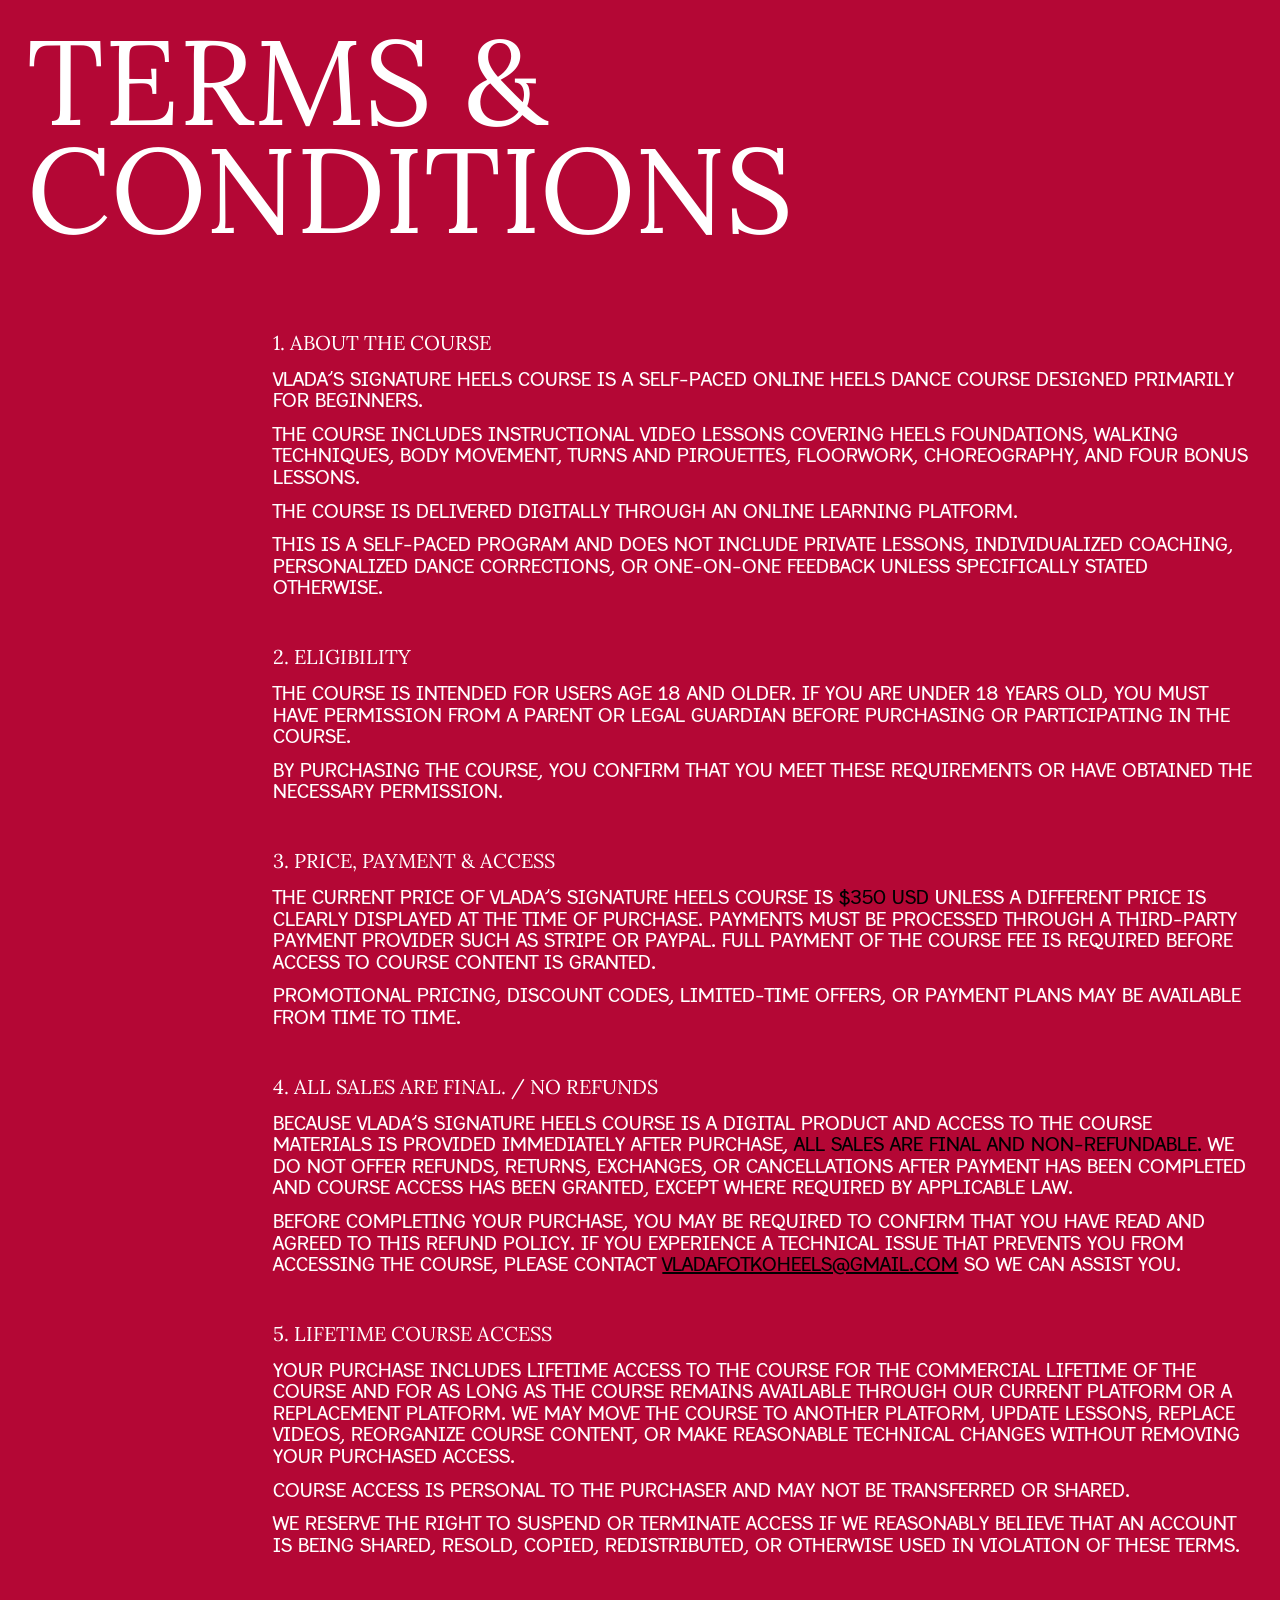
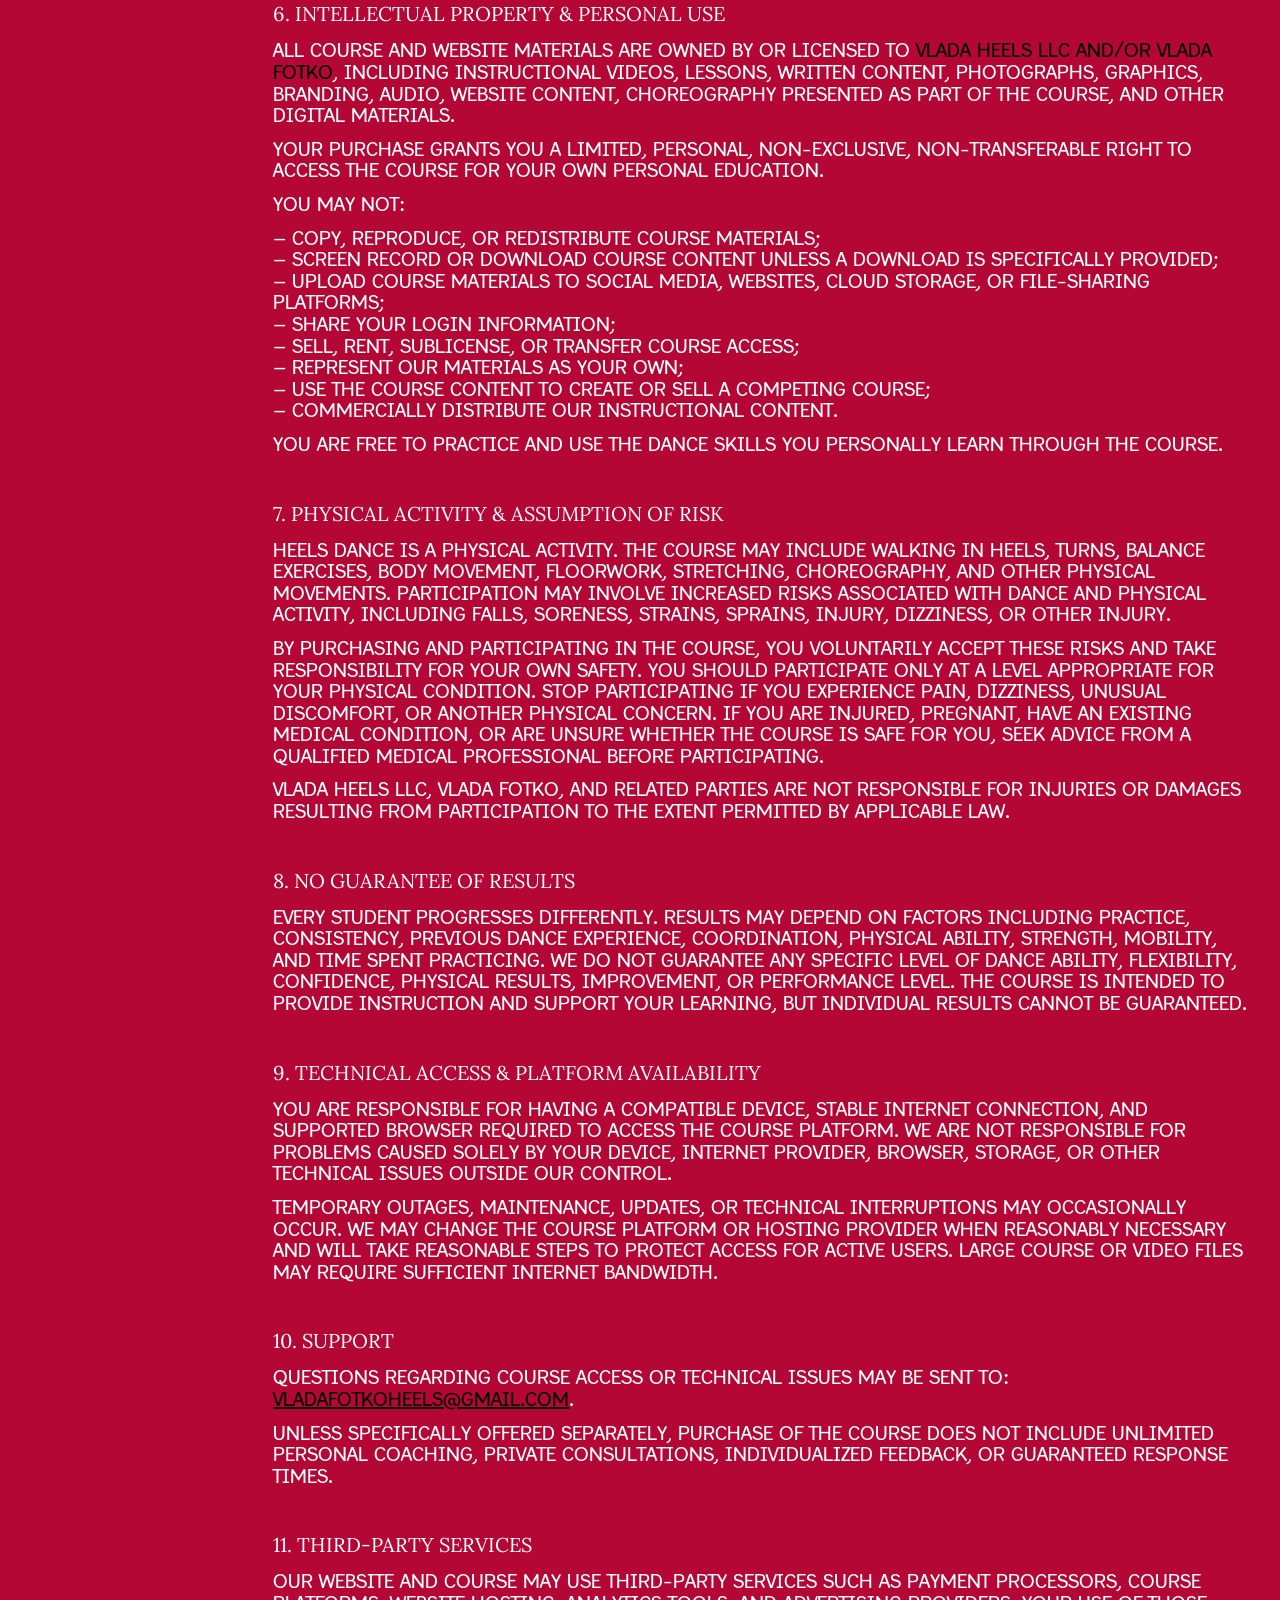
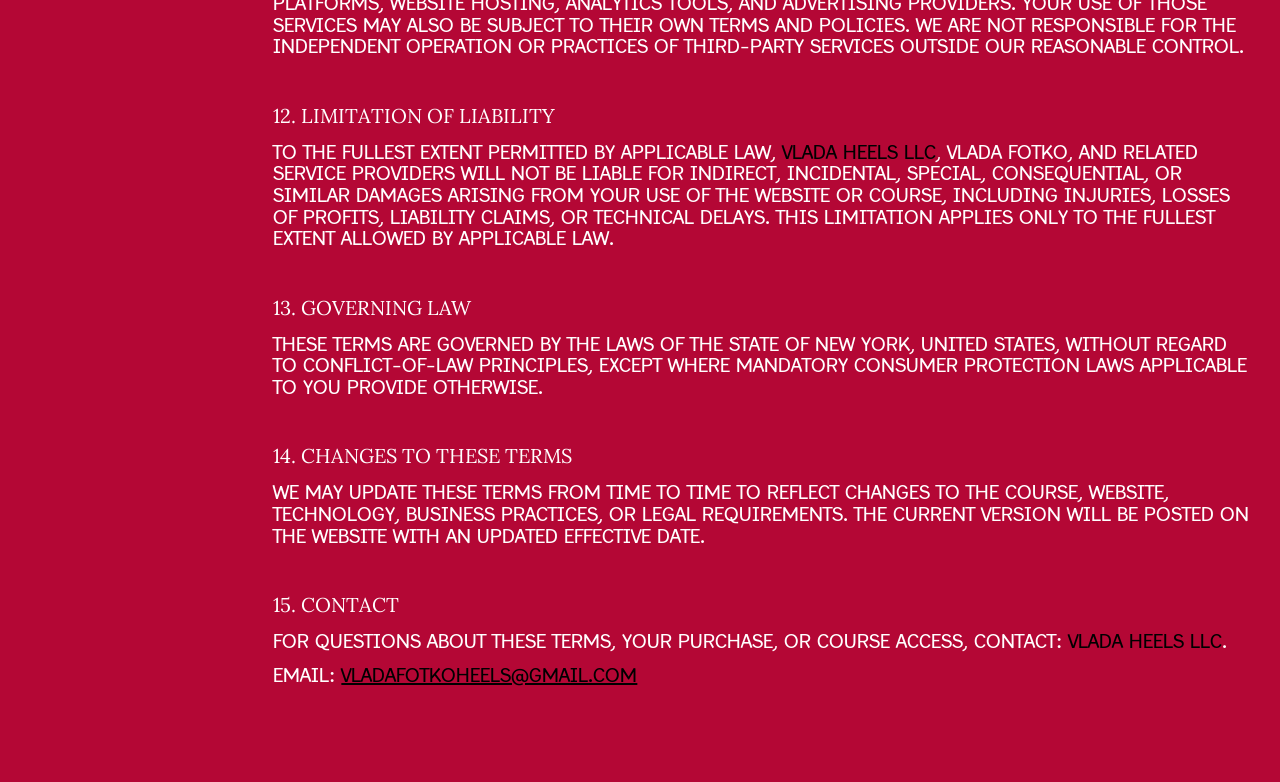
<file: terms.html>
<!DOCTYPE html>
<html lang="en">
<head>
    <meta charset="UTF-8">
    <meta name="viewport" content="width=device-width, initial-scale=1.0">
    <meta name="description" content="Terms and Conditions for Vlada Fotko Signature Heels Course">
    <title>Terms &amp; Conditions — Vlada Fotko</title>
    <link rel="stylesheet" href="./css/legal.css">
</head>
<body>
    <main class="legal-page">
        <h1 class="legal-page__title">Terms &amp;<br>Conditions</h1>

        <div class="legal-page__content">
            <section class="legal-section">
                <h2>1. About the Course</h2>
                <p>Vlada’s Signature Heels Course is a self-paced online Heels Dance course designed primarily for beginners.</p>
                <p>The course includes instructional video lessons covering heels foundations, walking techniques, body movement, turns and pirouettes, floorwork, choreography, and four bonus lessons.</p>
                <p>The course is delivered digitally through an online learning platform.</p>
                <p>This is a self-paced program and does not include private lessons, individualized coaching, personalized dance corrections, or one-on-one feedback unless specifically stated otherwise.</p>
            </section>

            <section class="legal-section">
                <h2>2. Eligibility</h2>
                <p>The course is intended for users age 18 and older. If you are under 18 years old, you must have permission from a parent or legal guardian before purchasing or participating in the course.</p>
                <p>By purchasing the course, you confirm that you meet these requirements or have obtained the necessary permission.</p>
            </section>

            <section class="legal-section">
                <h2>3. Price, Payment &amp; Access</h2>
                <p>The current price of Vlada’s Signature Heels Course is <span class="legal-highlight">$350 USD</span> unless a different price is clearly displayed at the time of purchase. Payments must be processed through a third-party payment provider such as Stripe or PayPal. Full payment of the course fee is required before access to course content is granted.</p>
                <p>Promotional pricing, discount codes, limited-time offers, or payment plans may be available from time to time.</p>
            </section>

            <section class="legal-section">
                <h2>4. All Sales Are Final. / No Refunds</h2>
                <p>Because Vlada’s Signature Heels Course is a digital product and access to the course materials is provided immediately after purchase, <span class="legal-highlight">all sales are final and non-refundable.</span> We do not offer refunds, returns, exchanges, or cancellations after payment has been completed and course access has been granted, except where required by applicable law.</p>
                <p>Before completing your purchase, you may be required to confirm that you have read and agreed to this refund policy. If you experience a technical issue that prevents you from accessing the course, please contact <a class="legal-highlight" href="mailto:vladafotkoheels@gmail.com">vladafotkoheels@gmail.com</a> so we can assist you.</p>
            </section>

            <section class="legal-section">
                <h2>5. Lifetime Course Access</h2>
                <p>Your purchase includes lifetime access to the course for the commercial lifetime of the course and for as long as the course remains available through our current platform or a replacement platform. We may move the course to another platform, update lessons, replace videos, reorganize course content, or make reasonable technical changes without removing your purchased access.</p>
                <p>Course access is personal to the purchaser and may not be transferred or shared.</p>
                <p>We reserve the right to suspend or terminate access if we reasonably believe that an account is being shared, resold, copied, redistributed, or otherwise used in violation of these terms.</p>
            </section>

            <section class="legal-section">
                <h2>6. Intellectual Property &amp; Personal Use</h2>
                <p>All course and website materials are owned by or licensed to <span class="legal-highlight">Vlada Heels LLC and/or Vlada Fotko</span>, including instructional videos, lessons, written content, photographs, graphics, branding, audio, website content, choreography presented as part of the course, and other digital materials.</p>
                <p>Your purchase grants you a limited, personal, non-exclusive, non-transferable right to access the course for your own personal education.</p>
                <p>You may not:</p>
                <ul>
                    <li>Copy, reproduce, or redistribute course materials;</li>
                    <li>Screen record or download course content unless a download is specifically provided;</li>
                    <li>Upload course materials to social media, websites, cloud storage, or file-sharing platforms;</li>
                    <li>Share your login information;</li>
                    <li>Sell, rent, sublicense, or transfer course access;</li>
                    <li>Represent our materials as your own;</li>
                    <li>Use the course content to create or sell a competing course;</li>
                    <li>Commercially distribute our instructional content.</li>
                </ul>
                <p>You are free to practice and use the dance skills you personally learn through the course.</p>
            </section>

            <section class="legal-section">
                <h2>7. Physical Activity &amp; Assumption of Risk</h2>
                <p>Heels Dance is a physical activity. The course may include walking in heels, turns, balance exercises, body movement, floorwork, stretching, choreography, and other physical movements. Participation may involve increased risks associated with dance and physical activity, including falls, soreness, strains, sprains, injury, dizziness, or other injury.</p>
                <p>By purchasing and participating in the course, you voluntarily accept these risks and take responsibility for your own safety. You should participate only at a level appropriate for your physical condition. Stop participating if you experience pain, dizziness, unusual discomfort, or another physical concern. If you are injured, pregnant, have an existing medical condition, or are unsure whether the course is safe for you, seek advice from a qualified medical professional before participating.</p>
                <p>Vlada Heels LLC, Vlada Fotko, and related parties are not responsible for injuries or damages resulting from participation to the extent permitted by applicable law.</p>
            </section>

            <section class="legal-section">
                <h2>8. No Guarantee of Results</h2>
                <p>Every student progresses differently. Results may depend on factors including practice, consistency, previous dance experience, coordination, physical ability, strength, mobility, and time spent practicing. We do not guarantee any specific level of dance ability, flexibility, confidence, physical results, improvement, or performance level. The course is intended to provide instruction and support your learning, but individual results cannot be guaranteed.</p>
            </section>

            <section class="legal-section">
                <h2>9. Technical Access &amp; Platform Availability</h2>
                <p>You are responsible for having a compatible device, stable internet connection, and supported browser required to access the course platform. We are not responsible for problems caused solely by your device, internet provider, browser, storage, or other technical issues outside our control.</p>
                <p>Temporary outages, maintenance, updates, or technical interruptions may occasionally occur. We may change the course platform or hosting provider when reasonably necessary and will take reasonable steps to protect access for active users. Large course or video files may require sufficient internet bandwidth.</p>
            </section>

            <section class="legal-section">
                <h2>10. Support</h2>
                <p>Questions regarding course access or technical issues may be sent to: <a class="legal-highlight" href="mailto:vladafotkoheels@gmail.com">vladafotkoheels@gmail.com</a>.</p>
                <p>Unless specifically offered separately, purchase of the course does not include unlimited personal coaching, private consultations, individualized feedback, or guaranteed response times.</p>
            </section>

            <section class="legal-section">
                <h2>11. Third-Party Services</h2>
                <p>Our website and course may use third-party services such as payment processors, course platforms, website hosting, analytics tools, and advertising providers. Your use of those services may also be subject to their own terms and policies. We are not responsible for the independent operation or practices of third-party services outside our reasonable control.</p>
            </section>

            <section class="legal-section">
                <h2>12. Limitation of Liability</h2>
                <p>To the fullest extent permitted by applicable law, <span class="legal-highlight">Vlada Heels LLC</span>, Vlada Fotko, and related service providers will not be liable for indirect, incidental, special, consequential, or similar damages arising from your use of the website or course, including injuries, losses of profits, liability claims, or technical delays. This limitation applies only to the fullest extent allowed by applicable law.</p>
            </section>

            <section class="legal-section">
                <h2>13. Governing Law</h2>
                <p>These terms are governed by the laws of the State of New York, United States, without regard to conflict-of-law principles, except where mandatory consumer protection laws applicable to you provide otherwise.</p>
            </section>

            <section class="legal-section">
                <h2>14. Changes to These Terms</h2>
                <p>We may update these terms from time to time to reflect changes to the course, website, technology, business practices, or legal requirements. The current version will be posted on the website with an updated effective date.</p>
            </section>

            <section class="legal-section">
                <h2>15. Contact</h2>
                <p>For questions about these terms, your purchase, or course access, contact: <span class="legal-highlight">Vlada Heels LLC</span>.</p>
                <p>Email: <a class="legal-highlight" href="mailto:vladafotkoheels@gmail.com">vladafotkoheels@gmail.com</a></p>
            </section>
        </div>
    </main>
</body>
</html>
</file>
<file: css/style.css>
@font-face {
    font-family: "Lora";
    src: url("../fonts/Lora-Regular.woff2") format("woff2");
    font-style: normal;
    font-weight: 400;
    font-display: swap;
}

@font-face {
    font-family: "Abordage";
    src: url("../fonts/Abordage-Regular.woff2") format("woff2");
    font-style: normal;
    font-weight: 400;
    font-display: swap;
}

:root {
    --color-paper: #ffffff;
    --color-ink: #0b0909;
    --color-accent: #a60a31;
    --page-gutter: clamp(5px, 1.042vw, 20px);
    --nav-height: clamp(32px, 5vw, 96px);
    --section-gap: clamp(80px, 6.771vw, 130px);
}

*,
*::before,
*::after {
    margin: 0;
    padding: 0;
    box-sizing: border-box;
}

html {
    scroll-behavior: smooth;
}

body {
    min-width: 280px;
    overflow-x: hidden;
    color: var(--color-ink);
    background: var(--color-paper);
    font-family: "Abordage", Arial, sans-serif;
    font-synthesis: none;
}

a {
    color: inherit;
    text-decoration: none;
}

.content-section + .content-section,
.hero-screen + .content-section,
.hero + .content-section {
    margin-top: var(--section-gap);
}

.teaching-style + .sales-section {
    margin-top: 0;
}

.hero-screen {
    width: min(100%, 1880px);
    min-height: 100vh;
    min-height: 100svh;
    margin-inline: auto;
    padding-inline: var(--page-gutter);
    display: flex;
    flex-direction: column;
}

.site-header {
    flex: 0 0 var(--nav-height);
    display: grid;
    place-items: center;
}

.site-nav {
    width: min(100%, clamp(330px, 33.4vw, 640px));
    display: flex;
    align-items: center;
    justify-content: space-between;
    gap: clamp(12px, 3vw, 64px);
    font-size: clamp(14px, 1.042vw, 20px);
    line-height: 1;
    text-transform: uppercase;
}

.site-nav a {
    transition: color 180ms ease, opacity 180ms ease;
}

.site-nav a:hover,
.site-nav a:focus-visible {
    color: var(--color-accent);
}

.site-nav__reviews {
    color: var(--color-accent);
    font-family: "Lora", Georgia, serif;
    transform: translateY(-2px);
}

.hero {
    position: relative;
    flex: 1 1 auto;
    min-height: 0;
    overflow: hidden;
    isolation: isolate;
    border-radius: clamp(5px, 0.521vw, 10px);
    color: #ffffff;
    background: #32000a;
}

.hero__video,
.hero__shade {
    position: absolute;
    inset: 0;
    width: 100%;
    height: 100%;
}

.hero__video {
    z-index: 0;
    object-fit: cover;
    object-position: center center;
}

.hero__shade {
    z-index: 1;
    background: linear-gradient(
        180deg,
        rgba(20, 0, 5, 0.08) 0%,
        rgba(20, 0, 5, 0) 48%,
        rgba(20, 0, 5, 0.18) 100%
    );
    pointer-events: none;
}

.hero__name {
    position: absolute;
    top: clamp(5px, 0.6vw, 12px);
    left: 50%;
    width: 100%;
    padding-inline: clamp(8px, 1.5vw, 28px);
    transform: translateX(-50%);
    color: rgba(166, 10, 49, 0.52);
    font-family: "Lora", Georgia, serif;
    font-size: clamp(58px, 9.375vw, 180px);
    font-weight: 400;
    line-height: 0.92;
    letter-spacing: clamp(12px, 2.4vw, 46px);
    text-align: center;
    text-transform: uppercase;
    white-space: nowrap;
    z-index: 2;
}

.hero__cta {
    position: absolute;
    top: 50%;
    left: 50%;
    width: clamp(115px, 11.979vw, 230px);
    height: clamp(30px, 3.646vw, 70px);
    transform: translate(-50%, -50%);
    display: grid;
    place-items: center;
    border-radius: clamp(5px, 0.521vw, 10px);
    color: #0c0909;
    background: #ffffff;
    font-size: clamp(14px, 1.042vw, 20px);
    line-height: 1;
    text-transform: uppercase;
    transition: color 180ms ease, background-color 180ms ease, transform 180ms ease;
    z-index: 2;
}

.hero__cta:hover,
.hero__cta:focus-visible {
    color: #ffffff;
    background: var(--color-accent);
    transform: translate(-50%, -50%) scale(1.03);
}

.hero__cta span,
.offer-card__cta span {
    display: block;
    transform: translateY(0.08em);
}

.offer-card__cta span {
    transform: translateY(0.16em);
}

.hero__copy {
    position: absolute;
    left: clamp(8px, 2vw, 38px);
    right: clamp(8px, 2vw, 38px);
    bottom: clamp(6px, 1.1vw, 21px);
    display: flex;
    flex-direction: column;
    align-items: center;
    gap: clamp(20px, 1.302vw, 25px);
    text-align: center;
    text-transform: uppercase;
    z-index: 2;
}

.hero__description {
    max-width: 760px;
    font-size: clamp(14px, 1.563vw, 30px);
    line-height: 0.96;
    text-wrap: balance;
}

.hero__title {
    font-family: "Lora", Georgia, serif;
    font-size: clamp(20px, 2.604vw, 50px);
    font-weight: 400;
    line-height: 1;
    white-space: nowrap;
}

.course-story {
    width: min(100%, 1920px);
    margin-inline: auto;
}

.statement {
    display: grid;
    padding-inline: var(--page-gutter);
    overflow: hidden;
    color: #000000;
    font-family: "Lora", Georgia, serif;
    font-size: clamp(50px, 9.375vw, 180px);
    font-weight: 400;
    line-height: 0.86;
    text-transform: uppercase;
}

.statement--intro {
    min-height: clamp(235px, 17.604vw, 338px);
    padding-top: clamp(18px, 0.938vw, 36px);
    padding-bottom: clamp(18px, 1.563vw, 30px);
    grid-template-columns: 41% 13% 46%;
    grid-template-rows: repeat(2, 1fr);
}

.statement__heels {
    grid-column: 1;
    grid-row: 1;
    justify-self: start;
}

.statement__dance {
    grid-column: 2 / 4;
    grid-row: 1;
    justify-self: start;
}

.statement__is {
    grid-column: 2;
    grid-row: 2;
    justify-self: center;
}

.statement__where {
    grid-column: 3;
    grid-row: 2;
    justify-self: end;
}

.statement__accent {
    color: var(--color-accent);
}

.course-summary {
    min-height: clamp(78px, 9.479vw, 182px);
    padding: clamp(12px, 1.25vw, 24px) var(--page-gutter);
    display: grid;
    place-items: center;
    color: #ffffff;
    background: linear-gradient(92.4deg, #75172c 17.62%, #a60a31 80.77%);
}

.course-summary p {
    width: min(100%, 1500px);
    font-size: clamp(14px, 1.563vw, 30px);
    line-height: 0.92;
    text-align: center;
    text-transform: uppercase;
    text-wrap: balance;
}

.statement--outro {
    min-height: clamp(275px, 17.188vw, 330px);
    padding-top: clamp(18px, 1.563vw, 30px);
    padding-bottom: clamp(18px, 1.042vw, 20px);
    grid-template-columns: 61% 39%;
    grid-template-rows: repeat(2, 1fr);
}

.statement__technique {
    grid-column: 1;
    grid-row: 1;
    justify-self: start;
}

.statement__meets {
    grid-column: 2;
    grid-row: 1;
    justify-self: end;
}

.statement__expression {
    grid-column: 1 / 3;
    grid-row: 2;
    justify-self: start;
}

.why-heels {
    position: relative;
    width: min(100%, 1920px);
    min-height: clamp(495px, 55.885vw, 1073px);
    margin-inline: auto;
    overflow: hidden;
    background: #ffffff;
    text-transform: uppercase;
}

.why-heels__lead,
.why-heels__text,
.why-heels__caption {
    position: absolute;
    z-index: 3;
}

.why-heels__lead {
    top: clamp(16px, 2.083vw, 40px);
    left: var(--page-gutter);
    width: min(50vw, 960px);
    color: #75172c;
    font-size: clamp(14px, 1.563vw, 30px);
    line-height: 1;
}

.why-heels__lead-continuation {
    display: none;
}

.why-heels__text {
    top: clamp(16px, 2.083vw, 40px);
    right: var(--page-gutter);
    width: min(34vw, 650px);
    font-size: clamp(14px, 1.042vw, 20px);
    line-height: 0.98;
    text-align: justify;
}

.why-heels__text p + p {
    margin-top: clamp(10px, 0.833vw, 16px);
}

.why-heels__column {
    display: contents;
}

.why-heels__art {
    position: absolute;
    z-index: 2;
    left: 50%;
    bottom: clamp(-85px, -4.427vw, -42px);
    width: min(47vw, 900px);
    aspect-ratio: 760 / 800;
    transform: translateX(-50%);
}

.why-heels__art img {
    position: absolute;
    inset: 0;
    width: 100%;
    height: 100%;
}

.why-heels__art img {
    object-fit: contain;
    transform: scale(1.08) translateY(2%);
}

.why-heels__title {
    position: absolute;
    z-index: 1;
    top: 61%;
    left: var(--page-gutter);
    right: var(--page-gutter);
    display: flex;
    align-items: center;
    justify-content: space-between;
    gap: 20px;
    font-family: "Lora", Georgia, serif;
    font-size: clamp(50px, 9.375vw, 180px);
    font-weight: 400;
    line-height: 0.9;
}

.why-heels__caption {
    display: none;
    right: var(--page-gutter);
    bottom: clamp(12px, 1.042vw, 20px);
    font-size: clamp(10px, 0.625vw, 12px);
}

.course-program {
    width: min(100%, 1920px);
    min-height: clamp(1000px, 65.365vw, 1255px);
    margin-inline: auto;
    padding: clamp(52px, 3.333vw, 64px) var(--page-gutter) clamp(60px, 5.208vw, 100px);
    text-transform: uppercase;
}

.course-program__eyebrow {
    display: none;
    font-family: "Lora", Georgia, serif;
    font-size: 20px;
    font-weight: 400;
    text-align: center;
}

.course-program__layout {
    display: grid;
    grid-template-columns: minmax(0, 1210px) minmax(360px, 457px);
    justify-content: space-between;
    gap: clamp(50px, 5vw, 96px);
}

.module-list,
.bonus-list {
    list-style: none;
}

.module-card {
    position: relative;
    min-height: clamp(145px, 8.906vw, 171px);
}

.module-card::after {
    content: "";
    position: absolute;
    left: calc(var(--page-gutter) * -1);
    bottom: 0;
    width: min(390px, 100%);
    height: 1px;
    background: linear-gradient(90deg, #000000 0%, rgba(0, 0, 0, 0) 100%);
}

.module-card:last-child::after {
    display: none;
}

.module-card__number,
.bonus-card__number {
    font-size: clamp(7px, 0.521vw, 10px);
    line-height: 1;
}

.module-card__number {
    position: absolute;
    top: clamp(18px, 1.302vw, 25px);
    left: var(--module-number-left);
    color: var(--color-accent);
}

.module-card h3,
.module-card p {
    position: absolute;
    top: clamp(18px, 1.302vw, 25px);
}

.module-card h3,
.bonus-card h4,
.bonus-lessons__title {
    font-family: "Lora", Georgia, serif;
    font-weight: 400;
}

.module-card h3 {
    left: var(--module-title-left);
    width: 270px;
    font-size: clamp(20px, 1.563vw, 30px);
    line-height: 0.92;
}

.module-card p {
    left: var(--module-copy-left);
    width: min(470px, calc(100% - var(--module-copy-left) - 16px));
    font-size: clamp(14px, 1.042vw, 20px);
    line-height: 0.93;
    text-align: justify;
}

.module-card:nth-child(1) {
    --module-number-left: 2.7%;
    --module-title-left: 15.5%;
    --module-copy-left: 41%;
}

.module-card:nth-child(2) {
    --module-number-left: 14.2%;
    --module-title-left: 27%;
    --module-copy-left: 50%;
}

.module-card:nth-child(3) {
    --module-number-left: 26.4%;
    --module-title-left: 39%;
    --module-copy-left: 61%;
}

.module-card:nth-child(4) {
    --module-number-left: 14.2%;
    --module-title-left: 27%;
    --module-copy-left: 50%;
}

.module-card:nth-child(5) {
    --module-number-left: 2.7%;
    --module-title-left: 15.5%;
    --module-copy-left: 39%;
}

.module-card:nth-child(6) {
    --module-number-left: 14.2%;
    --module-title-left: 27%;
    --module-copy-left: 55%;
}

.bonus-lessons__title {
    display: none;
}

.bonus-list {
    display: grid;
    gap: clamp(16px, 0.938vw, 18px);
}

.bonus-card {
    position: relative;
    min-height: clamp(210px, 12.5vw, 240px);
    padding: clamp(38px, 2.083vw, 40px) clamp(44px, 2.604vw, 50px) clamp(28px, 1.667vw, 32px);
    overflow: hidden;
    color: #ffffff;
    background: var(--color-accent);
    border-radius: clamp(14px, 1.042vw, 20px);
}

.bonus-card__number {
    position: absolute;
    top: clamp(40px, 2.188vw, 42px);
    left: clamp(44px, 2.604vw, 50px);
    color: #080808;
}

.bonus-card h4 {
    margin-left: clamp(70px, 4.427vw, 85px);
    font-size: clamp(20px, 1.563vw, 30px);
    line-height: 0.92;
}

.bonus-card p {
    margin-top: clamp(18px, 1.146vw, 22px);
    font-size: clamp(14px, 1.042vw, 20px);
    line-height: 0.93;
    text-align: justify;
}

.teaching-style {
    position: relative;
    width: min(100%, 1920px);
    min-height: clamp(600px, 56.25vw, 1080px);
    margin-inline: auto;
    overflow: hidden;
    color: #ffffff;
    background: #4b0918;
    text-transform: uppercase;
}

.teaching-style__background {
    position: absolute;
    z-index: 0;
    inset: 0;
    width: 100%;
    height: 100%;
    object-fit: cover;
    object-position: center;
}

.teaching-style__description,
.teaching-style__title {
    position: absolute;
    z-index: 1;
}

.teaching-style__description {
    top: var(--page-gutter);
    right: var(--page-gutter);
    width: min(34vw, 650px);
    font-size: clamp(14px, 1.563vw, 30px);
    line-height: 1;
    text-align: justify;
}

.teaching-style__title {
    left: var(--page-gutter);
    bottom: var(--page-gutter);
    width: min(78vw, 1500px);
    font-family: "Lora", Georgia, serif;
    font-size: clamp(20px, 5.208vw, 100px);
    font-weight: 400;
    line-height: 1;
    max-width: 1375px;
}

.sales-section {
    width: min(100%, 1920px);
    margin-inline: auto;
    color: #ffffff;
    background: #000000;
    text-transform: uppercase;
}

.offer {
    --offer-unit: min(1px, 0.052083333vw);
    -webkit-font-smoothing: antialiased;
    position: relative;
    min-height: calc(1080 * var(--offer-unit));
    padding-top: calc(185 * var(--offer-unit));
    padding-bottom: calc(99 * var(--offer-unit));
    overflow: hidden;
    display: grid;
    place-items: center;
    background: #000000;
}

.offer__backdrop {
    position: absolute;
    top: calc(435 * var(--offer-unit));
    left: 50%;
    color: #161616;
    font-family: "Lora", Georgia, serif;
    font-size: calc(600 * var(--offer-unit));
    line-height: 0.35;
    transform: translateX(-50%);
}

.offer-card {
    position: relative;
    z-index: 1;
    width: calc(1026 * var(--offer-unit));
    min-height: calc(796 * var(--offer-unit));
    padding: calc(64 * var(--offer-unit)) calc(90 * var(--offer-unit));
    color: #ffffff;
    background: rgba(21, 21, 21, 0.8);
    border: 1px solid rgba(255, 255, 255, 0.08);
    box-shadow: inset 0 1px 2px rgba(255, 255, 255, 0.25);
    border-radius: calc(50 * var(--offer-unit));
}

.offer-card__old-price {
    position: absolute;
    z-index: 2;
    top: calc(-12 * var(--offer-unit));
    left: calc(-217 * var(--offer-unit));
    min-width: calc(259 * var(--offer-unit));
    min-height: calc(98 * var(--offer-unit));
    padding: 0 calc(23 * var(--offer-unit));
    display: grid;
    place-items: center;
    color: #ffffff;
    background: var(--color-accent);
    border-radius: calc(10 * var(--offer-unit));
    font-family: "Lora", Georgia, serif;
    font-size: calc(90 * var(--offer-unit));
    line-height: 1;
    transform: rotate(-1deg);
    transform-origin: center;
}

.offer-card__old-price del {
    text-decoration-thickness: calc(3 * var(--offer-unit));
    text-decoration-color: currentColor;
}

.offer__title {
    position: absolute;
    z-index: 2;
    top: calc(37 * var(--offer-unit));
    left: 50%;
    transform: translateX(-50%);
    padding: calc(16 * var(--offer-unit)) calc(24 * var(--offer-unit));
    border: 1px solid var(--color-accent);
    border-radius: calc(10 * var(--offer-unit));
    font-family: "Lora", Georgia, serif;
    font-size: calc(80 * var(--offer-unit));
    font-weight: 400;
    line-height: 1;
    white-space: nowrap;
}

.offer-card__discount {
    position: absolute;
    z-index: 2;
    top: calc(-12 * var(--offer-unit));
    right: calc(-181 * var(--offer-unit));
    padding: calc(9 * var(--offer-unit)) calc(10 * var(--offer-unit));
    border-radius: calc(10 * var(--offer-unit));
    background: #fff;
    color: #000;
    font-family: "Lora", Georgia, serif;
    font-size: calc(50 * var(--offer-unit));
    line-height: 1;
    white-space: nowrap;
    transform: rotate(1.49deg);
}

.offer-card__tax {
    position: absolute;
    top: calc(223 * var(--offer-unit));
    left: calc(179 * var(--offer-unit));
    color: #fd003e;
    font-family: "Lora", Georgia, serif;
    font-size: calc(20 * var(--offer-unit));
    line-height: 1;
}

.offer-card__price {
    position: absolute;
    top: calc(43 * var(--offer-unit));
    left: calc(90 * var(--offer-unit));
    font-family: "Lora", Georgia, serif;
    font-size: calc(180 * var(--offer-unit));
    line-height: 1;
}

.offer-card__intro {
    position: absolute;
    top: calc(69 * var(--offer-unit));
    right: calc(90 * var(--offer-unit));
    width: calc(360 * var(--offer-unit));
    color: #737373;
    text-align: justify;
    font-size: calc(20 * var(--offer-unit));
    line-height: 1;
}

.offer-modules,
.offer-bonuses ol {
    list-style: none;
}

.offer-modules {
    position: absolute;
    top: calc(322 * var(--offer-unit));
    left: calc(95 * var(--offer-unit));
    width: calc(370 * var(--offer-unit));
    display: grid;
    gap: calc(28 * var(--offer-unit));
}

.offer-modules li,
.offer-bonuses li {
    position: relative;
    display: grid;
    grid-template-columns: calc(156 * var(--offer-unit)) 1fr;
    align-items: start;
}

.offer-modules span,
.offer-bonuses span {
    font-size: calc(10 * var(--offer-unit));
}

.offer-modules p,
.offer-bonuses p {
    font-size: calc(20 * var(--offer-unit));
    line-height: 1;
}

.offer-bonuses {
    position: absolute;
    top: calc(223 * var(--offer-unit));
    right: calc(90 * var(--offer-unit));
    width: calc(360 * var(--offer-unit));
}

.offer-bonuses__label {
    white-space: nowrap;
    text-align: center;
    margin-bottom: calc(28 * var(--offer-unit));
    font-size: calc(20 * var(--offer-unit));
    line-height: 1;
}

.offer-bonuses ol {
    display: grid;
    gap: calc(18 * var(--offer-unit));
}

.offer-bonuses li {
    min-height: calc(100 * var(--offer-unit));
    padding: calc(24 * var(--offer-unit)) calc(31 * var(--offer-unit));
    grid-template-columns: calc(98 * var(--offer-unit)) 1fr;
    align-items: center;
    background: var(--color-accent);
    border-radius: calc(10 * var(--offer-unit));
}

.offer-card__cta {
    position: absolute;
    z-index: 2;
    top: auto;
    left: 50%;
    bottom: 0;
    width: calc(434 * var(--offer-unit));
    height: calc(70 * var(--offer-unit));
    transform: translate(-50%, 50%);
    display: grid;
    place-items: center;
    color: #ffffff;
    background: #353535;
    border-radius: calc(10 * var(--offer-unit));
    font-size: calc(30 * var(--offer-unit));
    transition: background-color 180ms ease;
}

.offer-card__cta:hover,
.offer-card__cta:focus-visible {
    background: var(--color-accent);
}

.reviews {
    min-height: clamp(505px, 46.875vw, 900px);
    display: grid;
    grid-template-columns: 1fr 1fr;
}

.reviews__message {
    position: relative;
    padding: 30px 40px;
    overflow: hidden;
    background: #000000;
}

.reviews__message h2 {
    width: 100%;
    font-family: "Lora", Georgia, serif;
    font-size: clamp(20px, 5.208vw, 100px);
    font-weight: 400;
    line-height: 0.95;
    display: grid;
    grid-template-columns: repeat(12, minmax(0, 1fr));
}

.reviews__message h2 .is-accent {
    color: var(--color-accent);
}

.message-word {
    white-space: nowrap;
}

.message-word--believe { grid-column: 1 / 13; grid-row: 1; }
.message-word--that { grid-column: 1 / 5; grid-row: 2; }
.message-word--anyone { grid-column: 7 / 13; grid-row: 2; }
.message-word--can { grid-column: 1 / 4; grid-row: 3; }
.message-word--learn { grid-column: 5 / 10; grid-row: 3; }
.message-word--to-red { grid-column: 11 / 13; grid-row: 3; }
.message-word--dance { grid-column: 1 / 6; grid-row: 4; }
.message-word--when { grid-column: 8 / 13; grid-row: 4; }
.message-word--theyre { grid-column: 1 / 8; grid-row: 5; }
.message-word--taught { grid-column: 1 / 8; grid-row: 6; }
.message-word--the { grid-column: 10 / 13; grid-row: 6; }
.message-word--right { grid-column: 1 / 6; grid-row: 7; }
.message-word--way { grid-column: 10 / 13; grid-row: 7; }
.message-word--welcome { grid-column: 1 / 10; grid-row: 8; }
.message-word--to { grid-column: 11 / 13; grid-row: 8; }
.message-word--course { grid-column: 1 / 13; grid-row: 9; }

.reviews__message > p {
    position: absolute;
    top: 49%;
    right: 20px;
    color: #101010;
    font-size: 20px;
}

.reviews__slider {
    min-width: 0;
    padding: 60px 40px;
    display: flex;
    flex-direction: column;
    align-items: center;
    justify-content: center;
    overflow: hidden;
    background: url("../assets/slider-bg.webp") center / cover no-repeat;
}

.reviews__track {
    width: min(100%, 550px);
    display: grid;
    place-items: center;
}

.review-card {
    width: 100%;
    height: clamp(217px, 20.313vw, 390px);
    min-height: clamp(217px, 17.188vw, 330px);
    padding: clamp(12px, 1.563vw, 30px);
    overflow: hidden;
    color: #111111;
    background: #ffffff;
    border-radius: 10px;
    text-transform: none;
}

.review-card.is-active {
    animation: review-card-in 320ms cubic-bezier(0.22, 1, 0.36, 1);
}

@keyframes review-card-in {
    from {
        opacity: 0;
        transform: translateY(8px);
    }

    to {
        opacity: 1;
        transform: translateY(0);
    }
}

.review-card header {
    display: grid;
    grid-template-columns: 1fr auto auto;
    align-items: start;
    gap: 36px;
}

.review-card h3 {
    font-size: clamp(16px, 1.563vw, 30px);
    font-weight: 400;
}

.review-card header p,
.review-card time {
    padding-top: 6px;
    font-size: clamp(6px, 0.521vw, 10px);
}

.review-card__body {
    margin-top: clamp(34px, 3.75vw, 72px);
    font-size: clamp(8px, 0.833vw, 16px);
    line-height: 1.3;
}

.review-card__body p + p {
    margin-top: 16px;
}

.review-card--video .review-card__body {
    margin-top: clamp(14px, 1.25vw, 24px);
}

.review-card--video {
    height: auto;
}

.review-card--long {
    height: auto;
}

.review-card__video {
    display: block;
    width: 100%;
    height: auto;
    aspect-ratio: 762 / 684;
    border-radius: 5px;
    object-fit: cover;
    background: transparent;
}

.reviews__controls {
    margin-top: clamp(30px, 2.5vw, 48px);
    display: flex;
    gap: clamp(28px, 3.958vw, 76px);
}

.reviews__controls button {
    width: clamp(30px, 3.385vw, 65px);
    height: clamp(30px, 3.385vw, 65px);
    padding: 0;
    border: 0;
    border-radius: 50%;
    background: transparent;
    opacity: 1;
}

.reviews__controls svg {
    display: block;
    width: 100%;
    height: 100%;
}

.faq-section {
    position: relative;
    width: min(100%, 1920px);
    min-height: clamp(760px, 62.5vw, 1200px);
    margin-inline: auto;
    display: grid;
    grid-template-columns: 62.5% 37.5%;
    color: #000000;
    background: #ffffff;
    text-transform: uppercase;
}

.faq-section__title {
    padding: clamp(70px, 7.292vw, 140px) 0 0 var(--page-gutter);
    font-family: "Lora", Georgia, serif;
    font-size: clamp(80px, 9.375vw, 180px);
    font-weight: 400;
    line-height: 1;
}

.faq-section__meta {
    position: absolute;
    bottom: clamp(22px, 2.083vw, 40px);
    left: var(--page-gutter);
    display: flex;
    gap: 20px;
    color: #929292;
    font-size: 20px;
}

.faq-list {
    padding-top: clamp(115px, 9.375vw, 180px);
}

.faq-item {
    position: relative;
}

.faq-item::after {
    content: "";
    position: absolute;
    right: 0;
    bottom: 0;
    left: 0;
    height: 1px;
    background: linear-gradient(90deg, rgba(0, 0, 0, 0) 0%, rgba(0, 0, 0, 0.45) 42%, rgba(0, 0, 0, 0.45) 100%);
}

.faq-item h3 {
    font: inherit;
}

.faq-item__trigger {
    width: 100%;
    min-height: clamp(66px, 5.417vw, 104px);
    padding: 0 var(--page-gutter) 0 0;
    border: 0;
    display: flex;
    align-items: center;
    justify-content: space-between;
    gap: 30px;
    color: inherit;
    background: transparent;
    font: inherit;
    font-size: clamp(10px, 1.042vw, 20px);
    line-height: 1;
    text-align: left;
    text-transform: uppercase;
    cursor: pointer;
}

.faq-item__icon {
    flex: 0 0 clamp(60px, 4.792vw, 92px);
    width: clamp(60px, 4.792vw, 92px);
    height: clamp(60px, 4.792vw, 92px);
    background: url("../assets/faq-arrow.svg") center / clamp(42px, 3.385vw, 65px) auto no-repeat;
}

.faq-item.is-open .faq-item__icon {
    background-image: url("../assets/faq-arrow-active.svg");
    background-size: 100% 100%;
}

.faq-item__answer {
    width: min(100%, 540px);
    padding: 0;
    display: grid;
    grid-template-rows: 0fr;
    opacity: 0;
    color: #929292;
    font-size: clamp(10px, 1.042vw, 20px);
    line-height: 1;
    text-align: justify;
    transition:
        grid-template-rows 450ms cubic-bezier(0.22, 1, 0.36, 1),
        padding-bottom 450ms cubic-bezier(0.22, 1, 0.36, 1),
        opacity 220ms ease;
}

.faq-item__answer > p {
    min-height: 0;
    overflow: hidden;
}

.faq-item.is-open .faq-item__answer {
    grid-template-rows: 1fr;
    padding-bottom: clamp(24px, 2.083vw, 40px);
    opacity: 1;
}

.faq-item__answer a {
    text-decoration: underline;
    text-underline-offset: 0.15em;
}

.site-footer {
    width: min(100%, 1920px);
    margin-inline: auto;
    padding: 46px var(--page-gutter) clamp(50px, 3.646vw, 70px);
    color: #000000;
    background: #ffffff;
    font-size: clamp(14px, 1.042vw, 20px);
    line-height: 1;
    text-transform: uppercase;
}

.site-footer__inner {
    display: flex;
    align-items: center;
    justify-content: center;
    gap: 130px;
}

.site-footer a {
    color: var(--color-accent);
}

.site-footer .site-footer__legal-link {
    color: #000000;
}

.site-footer__contact,
.site-footer__instagram {
    display: flex;
    align-items: baseline;
    gap: 0.3em;
}

.site-footer__label {
    color: #000000;
}

@media (min-width: 601px) {
    .statement--intro,
    .statement--outro {
        grid-template-rows: repeat(2, 1fr);
        row-gap: clamp(20px, 1.302vw, 25px);
    }

    .why-heels__text p {
        display: inline;
    }

    .why-heels__text p + p {
        margin-top: 0;
    }

    .hero__description,
    .course-summary p,
    .why-heels__lead,
    .why-heels__text {
        line-height: 1;
    }
}

@media (min-width: 1025px) {
    .module-card p,
    .bonus-card p {
        line-height: 1;
    }
}

@media (max-width: 1024px) {
    .course-program {
        min-height: 0;
        padding: 24px 0 20px;
    }

    .course-program__eyebrow {
        display: block;
        padding-bottom: 15px;
        color: #929292;
        border-bottom: 1px solid rgba(11, 9, 9, 0.35);
    }

    .course-program__layout {
        display: block;
    }

    .module-card {
        min-height: 150px;
        padding: 17px 12px 16px;
        display: grid;
        grid-template-columns: 50% 50%;
        grid-template-rows: auto 1fr;
        align-content: start;
    }

    .module-card::after {
        display: block;
        left: 0;
        width: min(390px, 100%);
    }

    .module-card__number,
    .module-card h3,
    .module-card p {
        position: static;
    }

    .module-card__number {
        grid-column: 1;
        grid-row: 1;
        padding-top: 2px;
        color: var(--color-ink);
    }

    .module-card h3 {
        grid-column: 2;
        grid-row: 1;
        width: auto;
        color: var(--color-accent);
        font-size: 20px;
    }

    .module-card p {
        grid-column: 1 / 3;
        grid-row: 2;
        width: auto;
        margin-top: 25px;
        font-size: 14px;
        line-height: 1.05;
    }

    .module-card:nth-child(1) {
        min-height: 150px;
    }

    .module-card:nth-child(2) {
        min-height: 148px;
    }

    .module-card:nth-child(3) {
        min-height: 141px;
    }

    .module-card:nth-child(4) {
        min-height: 143px;
    }

    .module-card:nth-child(5) {
        min-height: 132px;
    }

    .module-card:nth-child(6) {
        min-height: 135px;
    }

    .bonus-lessons {
        padding: 28px 16px 0;
    }

    .bonus-lessons__title {
        display: block;
        margin: 0 0 17px 72px;
        color: var(--color-accent);
        font-size: 20px;
        line-height: 0.95;
    }

    .bonus-list {
        gap: 20px;
    }

    .bonus-card {
        min-height: 126px;
        padding: 14px 15px 13px;
        border-radius: 10px;
    }

    .bonus-card__number {
        top: 17px;
        left: 19px;
        font-size: 7px;
    }

    .bonus-card h4 {
        margin-left: 40px;
        font-size: 20px;
    }

    .bonus-card p {
        margin-top: 15px;
        font-size: 14px;
        line-height: 1.05;
        text-align: left;
    }
}

@media (max-width: 600px) {
    .site-header {
        flex-basis: calc(52px + env(safe-area-inset-top, 0px));
        padding-top: max(12px, env(safe-area-inset-top, 0px));
    }

    .site-nav {
        width: 100%;
        padding-inline: 8px;
        gap: 8px;
    }

    .hero__video {
        object-position: 50% center;
    }

    .hero__name {
        top: 7px;
        width: 100%;
        max-width: 340px;
        padding-inline: 12px;
        font-size: clamp(48px, 16vw, 60px);
        line-height: 0.72;
        letter-spacing: clamp(15px, 5.2vw, 20px);
        white-space: normal;
    }

    .hero__copy {
        bottom: 7px;
        gap: 20px;
    }

    .hero__description {
        max-width: 250px;
    }

    .statement {
        font-size: clamp(42px, 13.158vw, 50px);
        line-height: 0.96;
    }

    .statement--intro {
        min-height: 235px;
        padding: 35px 18px 16px;
        grid-template-columns: 32% 18% 50%;
        grid-template-rows: repeat(4, 1fr);
    }

    .statement__heels {
        grid-column: 1 / 3;
        grid-row: 1;
    }

    .statement__dance {
        grid-column: 2 / 4;
        grid-row: 2;
    }

    .statement__is {
        grid-column: 2 / 3;
        grid-row: 3;
        justify-self: end;
        transform: translateX(clamp(34px, 12vw, 46px));
    }

    .statement__where {
        grid-column: 2 / 4;
        grid-row: 4;
        justify-self: end;
    }

    .course-summary {
        min-height: 78px;
        padding: 10px 16px;
    }

    .course-summary p {
        max-width: 340px;
        line-height: 0.9;
    }

    .statement--outro {
        min-height: 275px;
        padding: 14px 16px 18px;
        grid-template-columns: 42% 18% 40%;
        grid-template-rows: repeat(4, 1fr);
    }

    .statement__technique {
        grid-column: 1 / 4;
        grid-row: 1;
    }

    .statement__meets {
        grid-column: 1 / 3;
        grid-row: 2;
        justify-self: center;
    }

    .statement__expression {
        grid-column: 1 / 4;
        grid-row: 3 / 5;
        max-width: 100%;
        justify-self: end;
        align-self: start;
        text-align: right;
    }

    .why-heels {
        min-height: 0;
        padding-top: 27px;
        display: flex;
        flex-direction: column;
    }

    .why-heels__lead {
        position: relative;
        top: auto;
        left: auto;
        width: 175px;
        margin-left: 18px;
        line-height: 0.9;
    }

    .why-heels__lead-continuation {
        display: block;
        color: var(--color-ink);
    }

    .why-heels__desktop-opening {
        display: none;
    }

    .why-heels__text {
        position: relative;
        top: auto;
        right: auto;
        left: auto;
        width: calc(100% - 36px);
        height: auto;
        margin: 8px 18px 0;
        display: grid;
        grid-template-columns: repeat(2, minmax(0, 1fr));
        column-gap: clamp(18px, 6vw, 36px);
        overflow: visible;
        line-height: 0.88;
        text-align: left;
    }

    .why-heels__column {
        display: block;
    }

    .why-heels__text p + p {
        margin-top: 10px;
    }

    .why-heels__art {
        position: relative;
        left: 50%;
        bottom: auto;
        width: 400px;
        margin-top: 20px;
        flex: 0 0 auto;
        transform: translateX(-50%);
    }

    .why-heels__art img {
        transform: none;
    }

    .why-heels__title {
        position: relative;
        z-index: 3;
        top: auto;
        right: auto;
        bottom: auto;
        left: auto;
        width: 100%;
        margin-top: -50px;
        padding: 0 12px 28px;
        gap: 10px;
    }

    .why-heels__caption {
        display: none;
    }

    .hero__description,
    .course-summary p,
    .why-heels__lead,
    .why-heels__text {
        line-height: 1.05;
    }

    .teaching-style {
        min-height: clamp(560px, 157.895vw, 600px);
    }

    .teaching-style__background {
        object-position: 52% center;
    }

    .teaching-style__description {
        top: 10px;
        right: 10px;
        width: 135px;
        font-size: 14px;
        line-height: 1.05;
    }

    .teaching-style__title {
        right: auto;
        bottom: 17px;
        left: 17px;
        width: 165px;
        font-size: 20px;
        line-height: 1.05;
    }

    .offer {
        --offer-unit: 1px;
        display: block;
        min-height: 573px;
        padding: 100px 19px 20px;
    }

    .offer__title {
        top: 15px;
        max-width: calc(100% - 38px);
        padding: 5px 10px;
        font-size: clamp(21px, 7.692vw, 30px);
    }

    .offer__backdrop { top: 223px; font-size: 120px; line-height: .8; }
    .offer-card {
        width: 100%;
        min-height: 453px;
        padding: 20px;
        border-radius: 20px;
        display: grid;
        grid-template-columns: 1fr 1fr;
        align-content: start;
        column-gap: 10px;
    }
    .offer-card__old-price {
        top: -37px; left: 16px; min-width: 87px; min-height: 41px;
        padding: 4px 8px; font-size: 30px;
        background: #b6002d;
    }
    .offer-card__old-price del { text-decoration-thickness: 2px; }
    .offer-card__discount { top: -27px; right: 8px; font-size: 20px; padding: 6px 5px; }
    .offer-card__price { position: static; grid-column: 1; grid-row: 1; font-size: 60px; line-height: 1; }
    .offer-card__tax { position: static; grid-column: 1; grid-row: 2; font-size: 12px; margin-top: 4px; white-space: nowrap; }
    .offer-card__intro { position: static; grid-column: 2; grid-row: 1 / 3; width: auto; font-size: 12px; line-height: 1; }
    .offer-modules {
        position: static; grid-column: 1 / -1; width: auto; margin-top: 22px;
        grid-template-columns: repeat(2, minmax(0, 1fr)); gap: 16px 10px;
    }
    .offer-modules li { grid-template-columns: 21px 1fr; }
    .offer-modules span, .offer-bonuses span { font-size: 6px; }
    .offer-modules p, .offer-bonuses p { font-size: 12px; line-height: 1; }
    .offer-bonuses { position: static; grid-column: 1 / -1; width: auto; margin-top: 26px; }
    .offer-bonuses__label { font-size: 12px; text-align: center; margin-bottom: 12px; }
    .offer-bonuses ol { grid-template-columns: repeat(2, minmax(0, 1fr)); gap: 8px 10px; }
    .offer-bonuses li {
        min-height: 41px; padding: 9px 10px; grid-template-columns: 37px 1fr;
        border-radius: 5px; background: #b6002d;
    }
    .offer-card__cta {
        position: static; grid-column: 1 / -1; width: 100%; height: 38px;
        margin-top: 20px; transform: none; border-radius: 5px; font-size: 12px;
    }

    @media (max-width: 360px) {
        .offer-card { padding: 16px 12px; }
        .offer-card__tax { font-size: 10px; }
        .offer-bonuses__label { font-size: 10px; }
        .offer-modules p, .offer-bonuses p { font-size: 10px; }
        .offer-bonuses li { grid-template-columns: 20px 1fr; }
    }

    .reviews {
        min-height: 505px;
        display: block;
    }

    .reviews__message {
        min-height: 128px;
        padding: 20px 18px;
        display: grid;
        place-items: center;
    }

    .reviews__message h2 {
        max-width: 344px;
        font-size: 20px;
        line-height: 1.05;
        text-align: center;
        display: block;
    }

    .message-word {
        display: inline;
        white-space: normal;
    }

    .reviews__message > p {
        display: none;
    }

    .reviews__slider {
        min-height: 377px;
        padding: 20px;
    }

    .review-card {
        width: min(250px, 100%);
        min-height: 217px;
        padding: 12px 13px;
        border-radius: 5px;
    }

    .review-card header {
        gap: 14px;
    }

    .review-card h3 {
        font-size: 16px;
    }

    .review-card header p,
    .review-card time {
        padding-top: 3px;
        font-size: 6px;
    }

    .review-card__body {
        margin-top: 34px;
        font-size: 8px;
        line-height: 1.3;
    }

    .review-card__body p + p {
        margin-top: 8px;
    }

    .reviews__controls {
        margin-top: 30px;
        gap: 28px;
    }

    .reviews__controls button {
        width: 30px;
        height: 30px;
    }

}

@media (max-width: 600px) {
    .faq-section {
        min-height: 560px;
        padding: 45px 3px 20px;
        display: block;
    }

    .faq-section__title {
        padding: 0 0 0 12px;
        font-size: 50px;
    }

    .faq-section__meta {
        top: 54px;
        right: 16px;
        bottom: auto;
        left: auto;
        gap: 18px;
        font-size: 6px;
    }

    .faq-list {
        padding-top: 14px;
    }

    .faq-item::after {
        background: linear-gradient(90deg, rgba(0, 0, 0, 0.55) 0%, rgba(0, 0, 0, 0.2) 100%);
    }

    .faq-item__trigger {
        min-height: 50px;
        padding: 0 12px;
        gap: 12px;
        font-size: 8px;
        line-height: 1.05;
    }

    .faq-item__icon {
        flex-basis: 42px;
        width: 42px;
        height: 42px;
        background-size: 30px auto;
    }

    .faq-item.is-open .faq-item__icon {
        background-size: 100% 100%;
    }

    .faq-item__answer {
        width: 100%;
        padding: 0 12px;
        font-size: 8px;
        line-height: 1.05;
        text-align: justify;
    }

    .faq-item.is-open .faq-item__answer {
        padding-bottom: 14px;
    }

    .site-footer {
        padding: 46px 18px 50px;
        font-size: 14px;
    }

    .site-footer__inner {
        display: grid;
        grid-template-columns: minmax(0, 1fr) auto;
        align-items: start;
        gap: 20px;
    }

    .site-footer__legal-link,
    .site-footer__contact {
        grid-column: 1;
    }

    .site-footer__contact {
        flex-wrap: wrap;
    }

    .site-footer__instagram {
        grid-column: 2;
        grid-row: 1 / 4;
        align-self: end;
        align-items: flex-start;
        flex-direction: column;
        gap: 2px;
    }
}

@media (max-width: 330px) {
    .site-nav {
        padding-inline: 3px;
        font-size: 14px;
    }

    .hero__name {
        font-size: 44px;
        letter-spacing: 12px;
    }

    .hero__title {
        font-size: 18px;
    }
}

@media (prefers-reduced-motion: reduce) {
    html {
        scroll-behavior: auto;
    }

    .hero__cta,
    .site-nav a,
    .faq-item__answer,
    .review-card.is-active {
        transition: none;
        animation: none;
    }
}
</file>
<file: css/legal.css>
@font-face {
    font-family: "Lora";
    src: url("../fonts/Lora-Regular.woff2") format("woff2");
    font-style: normal;
    font-weight: 400;
    font-display: swap;
}

@font-face {
    font-family: "Abordage";
    src: url("../fonts/Abordage-Regular.woff2") format("woff2");
    font-style: normal;
    font-weight: 400;
    font-display: swap;
}

*,
*::before,
*::after {
    margin: 0;
    padding: 0;
    box-sizing: border-box;
}

html {
    background: #b40735;
}

body {
    min-width: 280px;
    color: #ffffff;
    background: #b40735;
    font-family: "Abordage", Arial, sans-serif;
    font-synthesis: none;
    text-transform: uppercase;
}

a {
    color: inherit;
}

.legal-page {
    width: min(100%, 1920px);
    min-height: 100vh;
    margin-inline: auto;
    padding: clamp(24px, 2.083vw, 40px);
}

.legal-page__title {
    font-family: "Lora", Georgia, serif;
    font-size: clamp(80px, 9.375vw, 180px);
    font-weight: 400;
    line-height: 0.9;
}

.legal-page__title--wide {
    white-space: nowrap;
}

.legal-page__content {
    width: min(100%, 980px);
    margin-top: 90px;
    margin-left: auto;
    padding-bottom: clamp(60px, 5.208vw, 100px);
    display: grid;
    gap: clamp(46px, 3.125vw, 60px);
    align-content: start;
}

.legal-page__content--columns {
    grid-template-columns: repeat(2, minmax(0, 1fr));
    column-gap: clamp(54px, 4.167vw, 80px);
}

.legal-section--full {
    grid-column: 1 / -1;
}

.legal-section h2 {
    margin-bottom: 18px;
    font-family: "Lora", Georgia, serif;
    font-size: clamp(20px, 1.563vw, 30px);
    font-weight: 400;
    line-height: 1;
}

.legal-section p,
.legal-section li {
    color: #ffffff;
    font-size: 20px;
    line-height: 1.08;
}

.legal-highlight {
    color: #000000;
}

.legal-section p + p,
.legal-section ul + p,
.legal-section p + ul {
    margin-top: 12px;
}

.legal-section ul {
    list-style: none;
}

.legal-section li::before {
    content: "– ";
}

@media (max-width: 700px) {
    .legal-page {
        padding: 10px;
    }

    .legal-page__title {
        font-size: clamp(40px, 12.821vw, 50px);
        line-height: 0.92;
    }

    .legal-page__title--wide {
        white-space: normal;
    }

    .legal-page__content,
    .legal-page__content--columns {
        width: 100%;
        padding: 0 0 50px;
        display: grid;
        grid-template-columns: 1fr;
        gap: 34px;
    }

    .legal-section h2 {
        margin-bottom: 12px;
        font-size: 16px;
    }

    .legal-section p,
    .legal-section li {
        font-size: 14px;
        line-height: 1.08;
    }

    .legal-section a {
        overflow-wrap: anywhere;
    }
}
</file>
